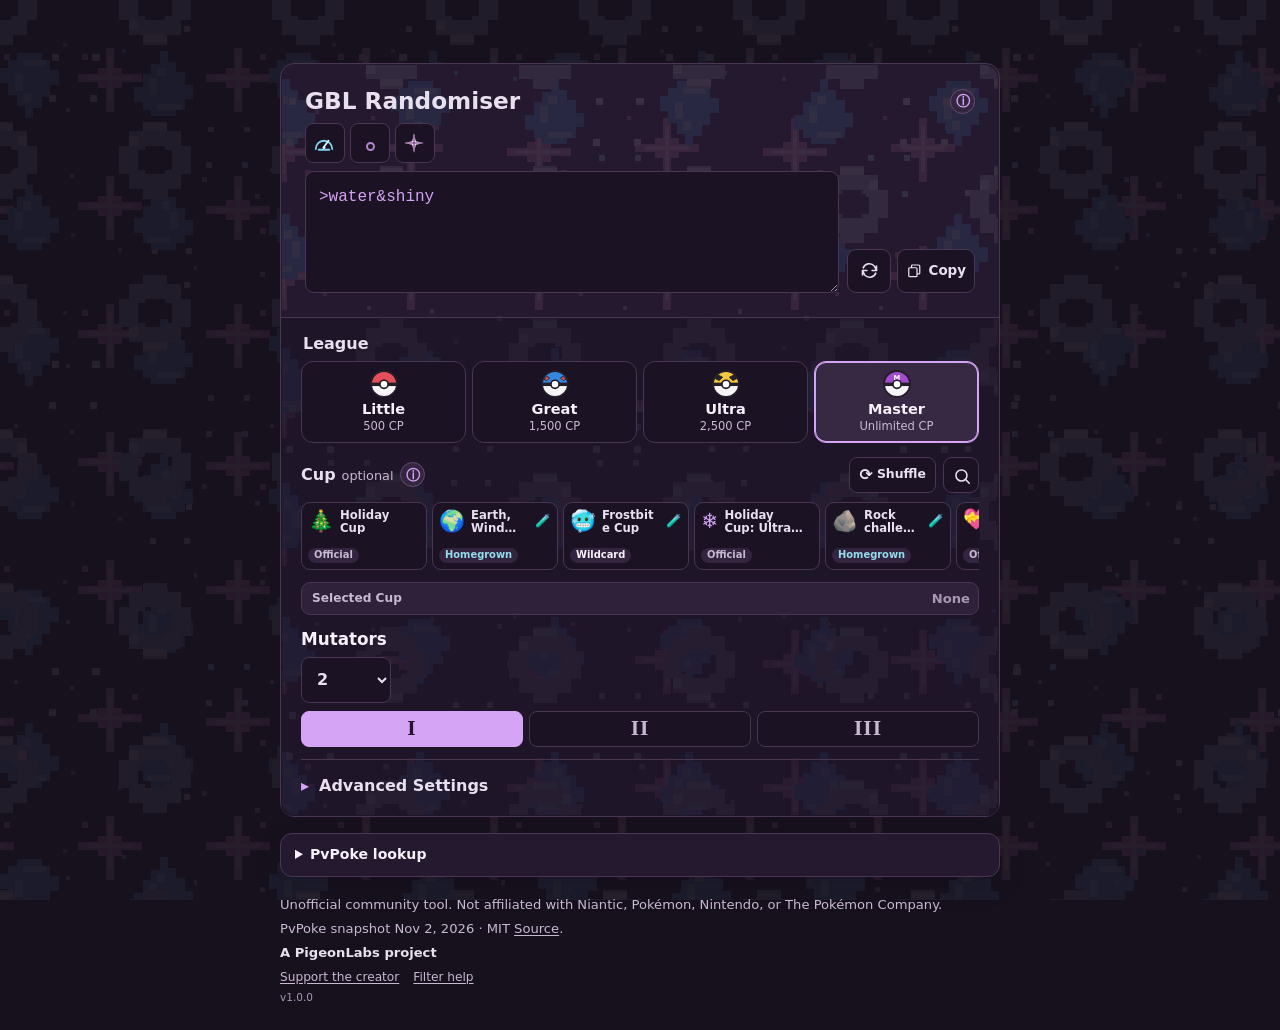
<file: docs/index.html>
<!doctype html>
<html lang="en">
<head>
  <meta charset="utf-8">
  <meta name="viewport" content="width=device-width, initial-scale=1">
  <meta name="theme-color" content="#17111e">
  <meta name="description" content="Generate a fun Pokémon GO Battle League search filter for friend battles.">
  <title>Pokémon GO GBL Randomiser</title>
  <link rel="icon" type="image/svg+xml" href="./static/favicon.svg">
  <link rel="stylesheet" href="./static/css/app.css">
</head>
<body>
  <main class="shell">
    <form id="filter-form" class="generator-panel">
      <section class="result-panel" aria-labelledby="result-title">
        <div class="result-heading">
          <h1 id="result-title" class="result-title">GBL Randomiser</h1>
          <span id="battle-status" class="battle-progress" aria-live="polite" hidden></span>
          <button class="info-trigger" type="button" aria-label="Filter information" aria-haspopup="dialog" aria-expanded="false" aria-controls="filter-info-tooltip" aria-describedby="filter-info-tooltip" data-context-tooltip-trigger>
            <span aria-hidden="true">ⓘ</span>
          </button>
          <div id="filter-info-tooltip" class="context-tooltip" role="dialog" aria-labelledby="filter-info-tooltip-title" hidden>
            <h2 id="filter-info-tooltip-title" class="visually-hidden">Using your generated filter</h2>
            <p>Copy this search string and paste it into Pokémon GO to find eligible Pokémon.</p>
          </div>
        </div>
        <ul id="rule-list" class="rule-icon-list" aria-label="Active filter restrictions" aria-live="polite"></ul>
        <label class="visually-hidden" for="search-output">Pokémon GO search string</label>
        <div class="filter-output-row">
          <textarea id="search-output" rows="4" readonly spellcheck="false" wrap="soft" aria-describedby="copy-status"></textarea>
          <div class="filter-actions">
            <button class="icon-action" id="generate-filter" type="submit" aria-label="Generate new filter" data-tooltip="Generate new filter">
              <svg viewBox="0 0 24 24" aria-hidden="true" focusable="false"><path d="M20 7v5h-5M4.8 9a7.5 7.5 0 0 1 12.8-2L20 12M4 17v-5h5m10.2 3a7.5 7.5 0 0 1-12.8 2L4 12"/></svg>
            </button>
            <button class="icon-action copy-action" id="copy-filter" type="button" aria-label="Copy filter" data-tooltip="Copy filter">
              <svg class="copy-icon" viewBox="0 0 24 24" aria-hidden="true" focusable="false"><path d="M8 8V5.5A1.5 1.5 0 0 1 9.5 4h9A1.5 1.5 0 0 1 20 5.5v10a1.5 1.5 0 0 1-1.5 1.5H16M5.5 8h9A1.5 1.5 0 0 1 16 9.5v10a1.5 1.5 0 0 1-1.5 1.5h-9A1.5 1.5 0 0 1 4 19.5v-10A1.5 1.5 0 0 1 5.5 8Z"/></svg>
              <svg class="copy-check-icon" viewBox="0 0 24 24" aria-hidden="true" focusable="false"><path d="m5 12.5 4.5 4.5L19 7.5"/></svg>
              <span class="copy-label">Copy</span>
            </button>
          </div>
        </div>
        <p id="copy-status" class="status" role="status" aria-live="polite"></p>
        <p id="generation-note" class="generation-note" role="status" aria-live="polite"></p>
      </section>

      <div class="controls">
        <fieldset class="league-selector">
          <legend>League</legend>
          <div class="league-grid" role="radiogroup" aria-label="League">
            <label class="league-tile">
              <input type="radio" name="league" value="little">
              <svg class="league-ball ball-poke" viewBox="0 0 44 44" aria-hidden="true"><circle cx="22" cy="22" r="19"/><path class="ball-top" d="M3 22a19 19 0 0 1 38 0H3Z"/><path class="ball-band" d="M3 20h38v5H3z"/><circle class="ball-button" cx="22" cy="22.5" r="6"/></svg>
              <span class="league-name">Little</span><span class="league-limit">500 CP</span>
            </label>
            <label class="league-tile">
              <input type="radio" name="league" value="great">
              <svg class="league-ball ball-great" viewBox="0 0 44 44" aria-hidden="true"><circle cx="22" cy="22" r="19"/><path class="ball-top" d="M3 22a19 19 0 0 1 38 0H3Z"/><path class="ball-band" d="M3 20h38v5H3z"/><circle class="ball-button" cx="22" cy="22.5" r="6"/><path class="ball-detail" d="m10 11 4 2-4 4-4-2zm24 0-4 2 4 4 4-2z"/></svg>
              <span class="league-name">Great</span><span class="league-limit">1,500 CP</span>
            </label>
            <label class="league-tile">
              <input type="radio" name="league" value="ultra">
              <svg class="league-ball ball-ultra" viewBox="0 0 44 44" aria-hidden="true"><circle cx="22" cy="22" r="19"/><path class="ball-top" d="M3 22a19 19 0 0 1 38 0H3Z"/><path class="ball-band" d="M3 20h38v5H3z"/><circle class="ball-button" cx="22" cy="22.5" r="6"/><path class="ball-detail" d="m9 8 8 4-5 5-6-3zm26 0-8 4 5 5 6-3z"/></svg>
              <span class="league-name">Ultra</span><span class="league-limit">2,500 CP</span>
            </label>
            <label class="league-tile">
              <input type="radio" name="league" value="master" checked>
              <svg class="league-ball ball-master" viewBox="0 0 44 44" aria-hidden="true"><circle cx="22" cy="22" r="19"/><path class="ball-top" d="M3 22a19 19 0 0 1 38 0H3Z"/><path class="ball-band" d="M3 20h38v5H3z"/><circle class="ball-button" cx="22" cy="22.5" r="6"/><text x="22" y="16" text-anchor="middle">M</text></svg>
              <span class="league-name">Master</span><span class="league-limit">Unlimited CP</span>
            </label>
          </div>
        </fieldset>

        <div class="control cup-selector" role="group" aria-labelledby="cup-selector-label">
          <div class="label-help-row">
            <span id="cup-selector-label">Cup <small>optional</small></span>
            <button class="info-trigger" type="button" aria-label="Cup eligibility information" aria-haspopup="dialog" aria-expanded="false" aria-controls="cup-info-tooltip" aria-describedby="cup-info-tooltip" data-context-tooltip-trigger>
              <span aria-hidden="true">ⓘ</span>
            </button>
            <button id="cup-shuffle" class="cup-shuffle-button" type="button" aria-label="Shuffle suggested Cups">⟳ <span>Shuffle</span></button>
            <button id="cup-library-open" class="icon-action cup-library-button" type="button" aria-label="Search all Cups" aria-haspopup="dialog" aria-expanded="false" aria-controls="cup-picker-popup" data-tooltip="Browse all Cups">
              <svg viewBox="0 0 24 24" aria-hidden="true" focusable="false"><circle cx="10.8" cy="10.8" r="6.3"/><path d="m15.5 15.5 4.2 4.2"/></svg>
            </button>
            <div id="cup-info-tooltip" class="context-tooltip" role="dialog" aria-labelledby="cup-info-tooltip-title" hidden>
              <h2 id="cup-info-tooltip-title" class="visually-hidden">Cup format and eligibility</h2>
              <p>Cup rules use your selected league. Some restrictions may need a manual check.</p>
              <p>🧪 = unofficial homegrown cup.</p>
              <p id="cup-no-selection-info" hidden>No cup restrictions selected.</p>
            </div>
          </div>
          <div id="cup-tiles" class="cup-tile-row" role="group" aria-label="Suggested Cups"></div>
          <section class="selected-cup-section" aria-labelledby="selected-cup-heading" aria-live="polite">
            <h3 id="selected-cup-heading">Selected Cup</h3>
            <div id="selected-cup-content" class="selected-cup-content">
              <span id="selected-cup-none" class="selected-cup-none">None</span>
              <button id="selected-cup-remove" class="selected-cup-remove" type="button" aria-label="Remove selected Cup" title="Remove selected Cup" hidden>×</button>
            </div>
          </section>
          <div id="cup-format-info" class="cup-format-info" role="status" aria-live="polite"></div>
          <select id="cup-select" name="cup" hidden aria-hidden="true" tabindex="-1">
            <option value="" selected>None — Open League</option>
            <optgroup label="Official GBL formats">
              <option value="halloween">Halloween Cup (Suggested: Great League)</option>
              <option value="mega-halloween">Mega Halloween Cup (Suggested: Great League)</option>
              <option value="jungle">Jungle Cup (Suggested: Great League)</option>
              <option value="fantasy">Fantasy Cup (Suggested: Great League)</option>
              <option value="fantasy-ultra">Fantasy Cup: Ultra League (Suggested: Ultra League)</option>
              <option value="retro">Retro Cup (Suggested: Great League)</option>
              <option value="willpower">Willpower Cup (Suggested: Great League)</option>
              <option value="element">Element Cup (Suggested: Little Cup)</option>
              <option value="fossil">Fossil Cup (Suggested: Great League)</option>
              <option value="holiday">Holiday Cup (Suggested: Great League)</option>
              <option value="holiday-ultra">Holiday Cup: Ultra League (Suggested: Ultra League)</option>
              <option value="love">Love Cup (Suggested: Great League)</option>
              <option value="scroll">Scroll Cup (Suggested: Great League)</option>
            </optgroup>
            <optgroup label="Custom filter presets">
              <option value="rock-challenge">Rock challenge (custom filter; Suggested: Master League)</option>
              <option value="custom">Custom Cup filter…</option>
            </optgroup>
          </select>
          <div id="cup-picker-popup" class="cup-picker-popup" role="dialog" aria-labelledby="cup-picker-title" aria-modal="false" hidden>
            <div class="cup-picker-header">
              <h2 id="cup-picker-title">Browse Cups</h2>
              <button id="cup-picker-close" class="cup-picker-close" type="button" aria-label="Close Cup picker">×</button>
            </div>
            <label class="visually-hidden" for="cup-picker-search">Search Cups</label>
            <input id="cup-picker-search" class="cup-picker-search" type="search" autocomplete="off" placeholder="Search Cups">
            <div id="cup-picker-results" class="cup-picker-results">
              <section id="official-cup-group" class="cup-picker-group" aria-labelledby="official-cup-heading">
                <h3 id="official-cup-heading">Official Cups</h3>
                <div id="official-cup-options" class="cup-picker-options"></div>
              </section>
              <section id="custom-cup-group" class="cup-picker-group" aria-labelledby="custom-cup-heading">
                <h3 id="custom-cup-heading">Custom Cups</h3>
                <div id="custom-cup-options" class="cup-picker-options"></div>
              </section>
            </div>
            <p id="cup-picker-empty" class="cup-picker-empty" role="status" aria-live="polite" hidden>No Cups match that search.</p>
          </div>
          <p id="cup-format-error" class="cup-format-error" role="status" aria-live="polite" hidden></p>
        </div>

        <div class="mutator-section">
          <div class="mutator-options">
            <div class="label-help-row mutator-heading-row">
              <h2>Mutators</h2>
              <div id="mutator-toggle-group" class="mutator-toggle-group" hidden>
                <label class="include-mutators-control" for="include-mutators">
                  <input id="include-mutators" name="include-mutators" type="checkbox" aria-describedby="include-mutators-tooltip">
                  <span>Include mutators</span>
                </label>
                <button class="info-trigger" type="button" aria-label="Mutator options information" aria-haspopup="dialog" aria-expanded="false" aria-controls="include-mutators-tooltip" aria-describedby="include-mutators-tooltip" data-context-tooltip-trigger>
                  <span aria-hidden="true">ⓘ</span>
                </button>
                <div id="include-mutators-tooltip" class="context-tooltip" role="dialog" aria-labelledby="include-mutators-tooltip-title" hidden>
                  <h2 id="include-mutators-tooltip-title" class="visually-hidden">Include mutators</h2>
                  <p>With a Cup selected, leave this unchecked to use only the selected League CP limit and the Cup's static restrictions. Random mutators are omitted, and their settings are hidden.</p>
                  <p>Check it to restore random mutator generation. Open League keeps the existing randomiser active even when this box is unchecked. Its state is preserved when you change Cups or Leagues.</p>
                </div>
              </div>
            </div>
          </div>

          <div id="mutator-settings" class="mutator-settings">
            <div class="control-grid">
              <label class="control" for="mutator-count">
                <span class="visually-hidden">Mutators</span>
                <select id="mutator-count" name="count">
                  <option value="1">1</option>
                  <option value="2" selected>2</option>
                  <option value="3">3</option>
                  <option value="4">4</option>
                  <option value="5">5</option>
                  <option value="6">6</option>
                </select>
              </label>
            </div>

            <fieldset class="randomness-control">
              <legend class="visually-hidden">Randomness</legend>
              <div class="choice-row" role="radiogroup" aria-label="Randomness profile">
                <label class="choice randomness-choice" data-tooltip="Chill"><input id="randomness-chill" type="radio" name="randomness" value="chill" aria-label="Chill" checked><span class="randomness-icon" aria-hidden="true">I</span></label>
                <label class="choice randomness-choice" data-tooltip="Spicy"><input id="randomness-spicy" type="radio" name="randomness" value="spicy" aria-label="Spicy"><span class="randomness-icon" aria-hidden="true">II</span></label>
                <label class="choice randomness-choice" data-tooltip="Chaos"><input id="randomness-chaos" type="radio" name="randomness" value="chaos" aria-label="Chaos"><span class="randomness-icon" aria-hidden="true">III</span></label>
              </div>
            </fieldset>
          </div>
        </div>

        <details id="advanced-settings" class="advanced-settings">
          <summary>
            <span>Advanced Settings</span>
            <span id="custom-badge" class="customised" hidden>Customised</span>
          </summary>
          <div class="advanced-content">
            <div id="mutator-advanced-settings" class="mutator-advanced-settings">
              <fieldset class="type-leaning-fieldset">
                <legend class="type-leaning-legend">Type Leaning
                  <button class="info-trigger" type="button" aria-label="Type Leaning information" aria-haspopup="dialog" aria-expanded="false" aria-controls="type-leaning-tooltip" aria-describedby="type-leaning-tooltip" data-context-tooltip-trigger><span aria-hidden="true">ⓘ</span></button>
                </legend>
                <div id="type-leaning-tooltip" class="context-tooltip" role="dialog" aria-labelledby="type-leaning-tooltip-title" hidden>
                  <h2 id="type-leaning-tooltip-title" class="visually-hidden">Type Leaning</h2>
                  <p>Favour selected types without making them mandatory.</p>
                </div>
                <div id="type-leaning-types" class="type-leaning-types">
                  <div id="type-leaning-chips" class="type-leaning-chips" aria-live="polite"></div>
                  <label class="visually-hidden" for="type-leaning-add">Add a preferred type</label>
                  <select id="type-leaning-add" aria-describedby="type-leaning-tooltip">
                    <option value="">+ Add type</option>
                  </select>
                </div>
              </fieldset>

              <fieldset class="family-fieldset">
                <legend class="family-fieldset-legend">Rule families
                  <button class="info-trigger family-info-trigger" type="button" aria-label="Rule family likelihood information" aria-haspopup="dialog" aria-expanded="false" aria-controls="family-guidance-tooltip" aria-describedby="family-guidance-tooltip" data-context-tooltip-trigger>
                    <span aria-hidden="true">ⓘ</span>
                  </button>
                </legend>
                <div id="family-guidance-tooltip" class="context-tooltip" role="dialog" aria-labelledby="family-guidance-tooltip-title" hidden>
                  <h2 id="family-guidance-tooltip-title" class="visually-hidden">Rule family likelihood</h2>
                  <p>Higher likelihood makes a family more likely to be selected.</p>
                </div>
                <div id="primary-family-controls" class="family-grid"></div>
              </fieldset>

              <details class="additional-families">
                <summary>Additional Rule Families</summary>
                <div class="additional-family-options">
                  <label class="additional-family-toggle" for="additional-families-enabled">
                    <input id="additional-families-enabled" type="checkbox" aria-describedby="additional-family-warning">
                    <span>Enable additional rule families</span>
                  </label>
                  <span id="additional-family-state" class="additional-family-state" aria-live="polite">Not participating</span>
                </div>
                <p id="additional-family-warning" class="additional-family-warning" hidden>These rules can create very restrictive or occasionally unusable filter combinations. Test generated filters before relying on them.</p>
                <div id="additional-family-controls" class="family-grid additional-family-controls is-opted-out"></div>
              </details>

              <button id="reset-advanced" class="button button-secondary reset-button" type="button">Reset rule settings</button>
            </div>

            <details class="cup-settings">
              <summary>More Cup settings</summary>
              <fieldset id="cup-settings-fields" class="cup-settings-fields">
                <div class="cup-controls-grid">
                  <label class="control" for="battle-target">
                    <span>Battle target <small>optional</small></span>
                    <input id="battle-target" name="battle-target" type="number" min="1" max="99" inputmode="numeric" placeholder="No limit">
                  </label>

                </div>

                <fieldset id="cup-locks" class="cup-locks" disabled>
                  <legend>Let the Cup filter handle</legend>
                  <label><input id="cup-lock-types" type="checkbox"><span>Pokémon types</span></label>
                  <label><input id="cup-lock-moves" type="checkbox"><span>Move types</span></label>
                  <p id="cup-lock-note">Choose any overlapping rule families to pause while this Cup filter is active.</p>
                </fieldset>
              </fieldset>
            </details>
          </div>
        </details>
      </div>
    </form>

    <dialog id="custom-cup-editor" class="custom-cup-editor" aria-labelledby="custom-cup-editor-title">
      <form method="dialog" class="custom-cup-editor-form">
        <div class="custom-cup-editor-heading">
          <div>
            <h2 id="custom-cup-editor-title">Custom Cup editor</h2>
            <p>Build and preview your own eligibility filter.</p>
          </div>
          <button id="custom-cup-editor-close" class="cup-picker-close" type="submit" value="cancel" aria-label="Close Custom Cup editor">×</button>
        </div>
        <label class="control cup-prefix-control" for="cup-prefix">
          <span>Cup search prefix</span>
          <input id="cup-prefix" name="cup-prefix" type="text" autocomplete="off" spellcheck="false" placeholder="e.g. rock&!@rock">
          <small id="cup-prefix-help">Your League sets the CP limit. Some eligibility rules may need a manual check.</small>
        </label>
        <section class="additional-rules" aria-labelledby="additional-rules-title">
          <div class="label-help-row additional-rules-heading">
            <h3 id="additional-rules-title">Additional Rules</h3>
            <button class="info-trigger" type="button" aria-label="Additional Rules information" aria-haspopup="dialog" aria-expanded="false" aria-controls="additional-rules-tooltip" aria-describedby="additional-rules-tooltip" data-context-tooltip-trigger><span aria-hidden="true">ⓘ</span></button>
            <div id="additional-rules-tooltip" class="context-tooltip" role="dialog" aria-labelledby="additional-rules-tooltip-title" hidden>
              <h2 id="additional-rules-tooltip-title" class="visually-hidden">Additional Rules help</h2>
              <p>Exclude Pokémon by name or Pokédex number, or add a Pokémon GO search term as a removable rule chip.</p>
            </div>
          </div>
          <label class="visually-hidden" for="additional-rule-input">Search Pokémon or enter a rule</label>
          <div class="rule-composer">
            <input id="additional-rule-input" type="text" role="combobox" aria-autocomplete="list" aria-expanded="false" aria-controls="additional-rule-suggestions" autocomplete="off" spellcheck="false" placeholder="Pokémon name, Pokédex number, or search rule">
            <button id="add-additional-rule" class="button button-secondary add-rule-button" type="button" aria-label="Add rule">+</button>
          </div>
          <div id="additional-rule-suggestions" class="rule-suggestions" role="listbox" aria-label="Pokémon suggestions" hidden></div>
          <p id="additional-rule-status" class="status" role="status" aria-live="polite"></p>
          <div id="additional-rule-chips" class="additional-rule-chips" role="list" aria-label="Additional rule chips"></div>
          <div class="control advanced-expression-control">
            <div class="label-help-row">
              <label for="extra-filter">Custom Search Expression</label>
              <button class="info-trigger" type="button" aria-label="Search syntax and precedence information" aria-haspopup="dialog" aria-expanded="false" aria-controls="raw-expression-tooltip" aria-describedby="raw-expression-tooltip" data-context-tooltip-trigger><span aria-hidden="true">ⓘ</span></button>
              <div id="raw-expression-tooltip" class="context-tooltip" role="dialog" aria-labelledby="raw-expression-tooltip-title" hidden>
                <h2 id="raw-expression-tooltip-title" class="visually-hidden">Pokémon GO search syntax</h2>
                <p>Use <code>&amp;</code> for AND, commas for OR, and <code>!</code> to exclude a term.</p>
                <p>Example: <code>!shadow&amp;@water</code> or <code>fire,water</code>. AND/OR grouping is preserved when combined.</p>
              </div>
            </div>
            <input id="extra-filter" name="extra-filter" type="text" autocomplete="off" spellcheck="false" placeholder="e.g. !shadow&@water">
          </div>
          <p id="advanced-expression-status" class="status" role="status" aria-live="polite"></p>
          <p class="additional-preview-label">Custom Cup preview</p>
          <output id="additional-filter-preview" class="additional-filter-preview" aria-live="polite"></output>
        </section>
        <p id="custom-cup-editor-error" class="status" role="alert" aria-live="assertive"></p>
        <div class="custom-cup-editor-actions">
          <button id="custom-cup-cancel" class="button button-secondary" type="submit" value="cancel">Cancel</button>
          <button id="custom-cup-apply" class="button button-primary" type="button">Apply Custom Cup</button>
        </div>
      </form>
    </dialog>

    <details id="pvpoke-browser" class="pvpoke-browser">
      <summary>PvPoke lookup</summary>
      <div class="pvpoke-browser-content">
        <label class="control pvpoke-search-control" for="pvpoke-search">
          <span>Pokémon, move, type, or Great League rank</span>
          <input id="pvpoke-search" type="search" autocomplete="off" placeholder="e.g. #100, Altaria, Dragon Breath">
        </label>
        <ul id="pvpoke-results" class="pvpoke-results" aria-live="polite"></ul>
      </div>
    </details>

    <footer>
      <p>Unofficial community tool. Not affiliated with Niantic, Pokémon, Nintendo, or The Pokémon Company.</p>
      <p class="pvpoke-attribution"><span id="pvpoke-snapshot-label">PvPoke snapshot bundled under MIT.</span> <a href="https://github.com/pvpoke/pvpoke" target="_blank" rel="noopener noreferrer">Source</a>.</p>
      <p class="attribution">A PigeonLabs project</p>
      <nav class="footer-links" aria-label="Support and help">
        <a href="https://ko-fi.com/pigeonlabs" target="_blank" rel="noopener noreferrer">Support the creator</a>
        <a href="https://niantic.helpshift.com/hc/en/6-pokemon-go/faq/1486-searching-filtering-your-pokemon-inventory/" target="_blank" rel="noopener noreferrer">Filter help</a>
      </nav>
      <p class="site-version">v1.0.0</p>
    </footer>
  </main>

  <script src="./static/js/rule-data.js"></script>
  <script src="./static/js/species-data.js"></script>
  <script src="./static/js/cup-data.js"></script>
  <script src="./static/js/generator-utils.js"></script>
  <script src="./static/js/cup-discovery.js"></script>
  <script src="./static/js/pvpoke-data.js"></script>
  <script src="./static/js/app.js"></script>
</body>
</html>
</file>
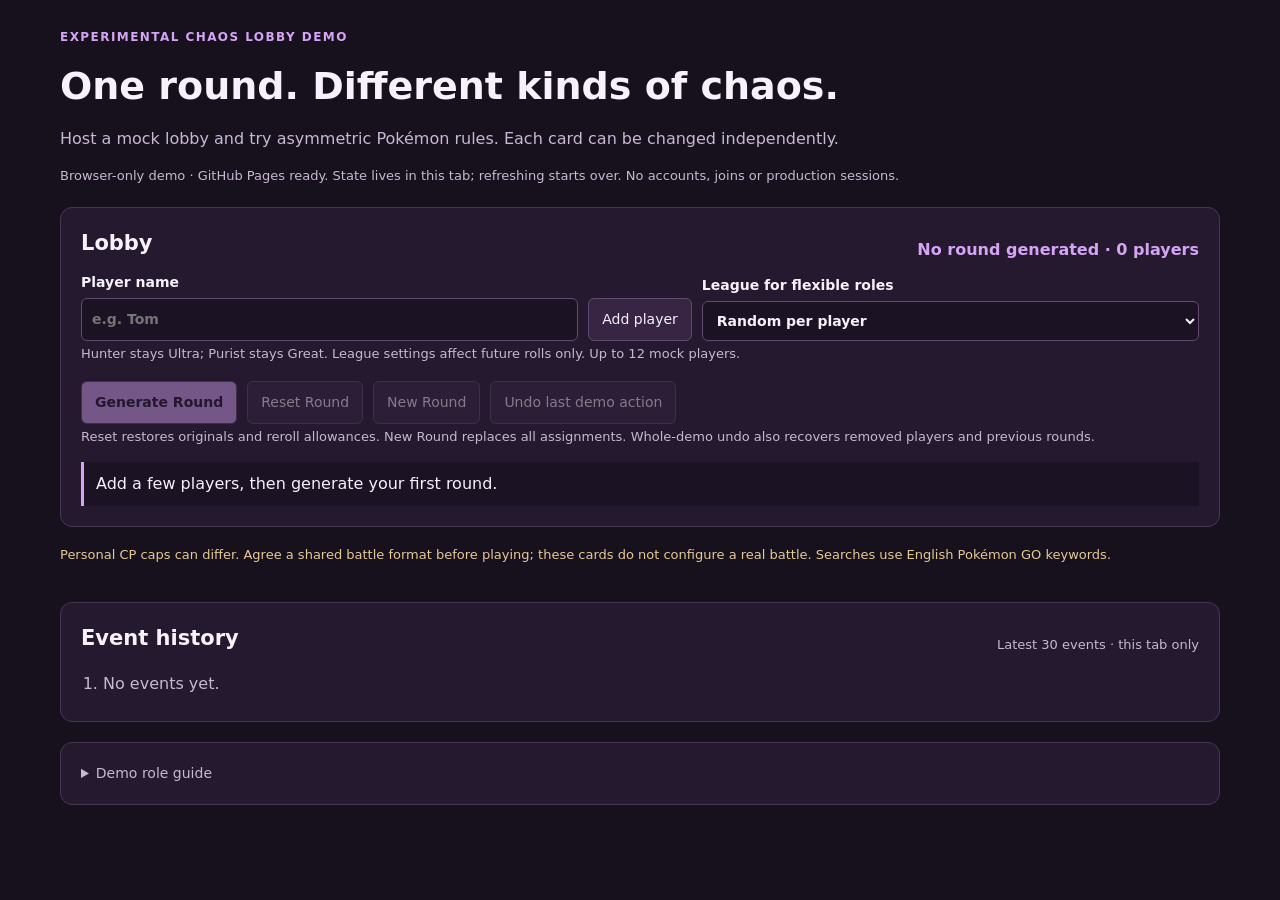
<file: experiments/chaos-lobby-demo/index.html>
<!doctype html>
<html lang="en">
<head>
  <meta charset="utf-8">
  <meta name="viewport" content="width=device-width, initial-scale=1">
  <meta http-equiv="refresh" content="0; url=templates/chaos_demo.html">
  <title>Experimental Chaos Lobby Demo</title>
  <style>body { color:#f7f1fb; background:#17111e; font:16px/1.5 system-ui,sans-serif; padding:24px; } a { color:#d5a4f4; }</style>
</head>
<body>
  <p>EXPERIMENTAL CHAOS LOBBY DEMO</p>
  <p><a href="templates/chaos_demo.html">Open the browser-only Chaos Lobby demo</a></p>
</body>
</html>
</file>
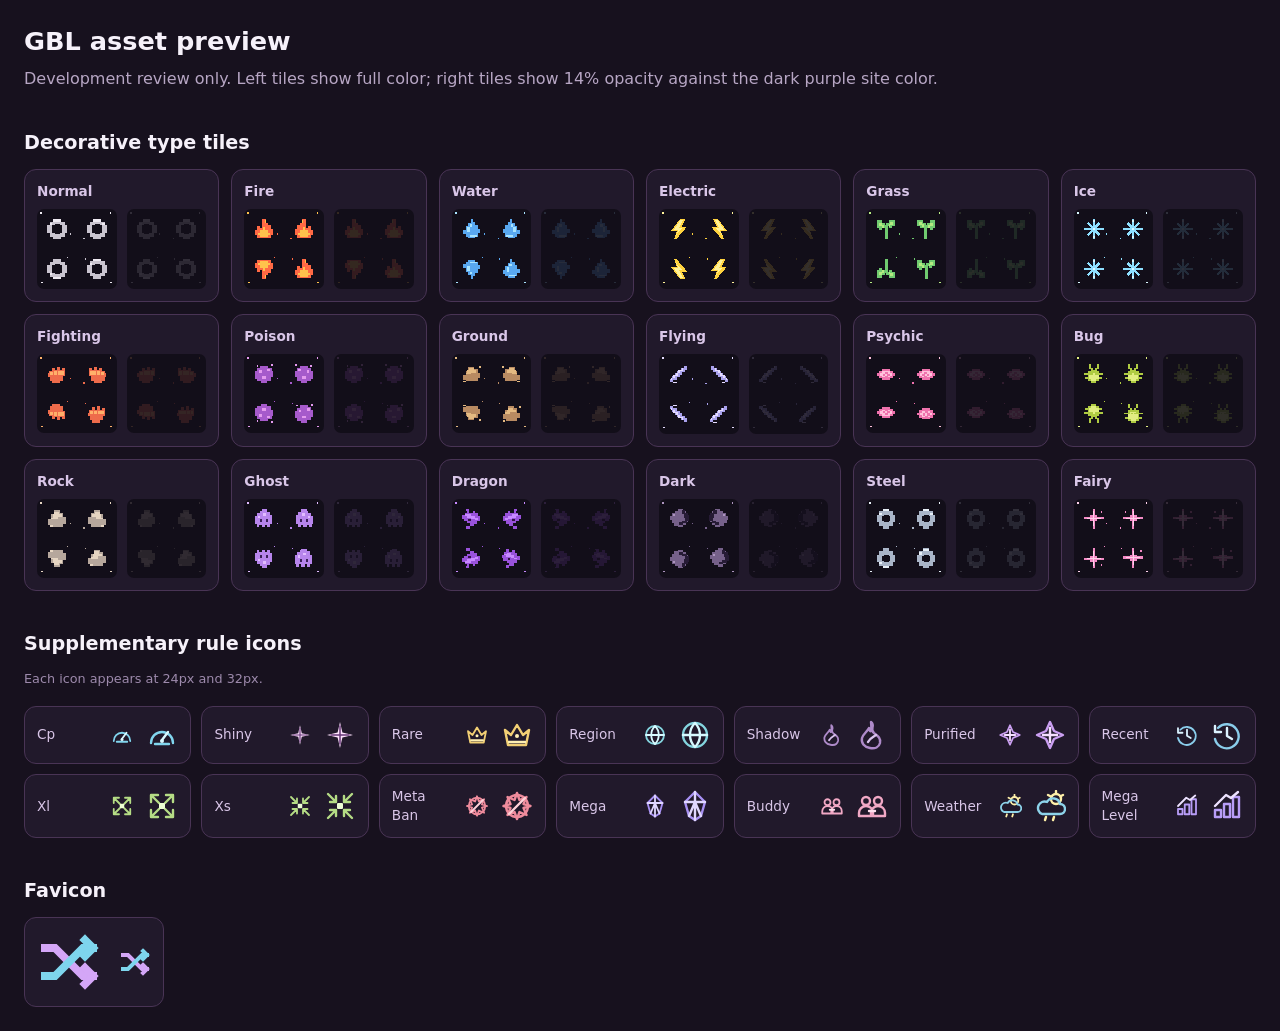
<file: tools/asset-preview.html>
<!doctype html>
<html lang="en"><head><meta charset="utf-8"><meta name="viewport" content="width=device-width,initial-scale=1"><title>GBL visual assets · development preview</title>
<style>
:root{color-scheme:dark;font:16px/1.4 system-ui,sans-serif;background:#17111e;color:#f6f1fa}
*{box-sizing:border-box}body{max-width:1400px;margin:auto;padding:24px}h1{font-size:1.6rem;margin:0 0 8px}h2{margin:40px 0 12px;font-size:1.2rem}h3{font-size:.85rem;font-weight:600;margin:0 0 8px;color:#d9c6e8}p{color:#b7a6c4;margin:0 0 18px}.grid{display:grid;grid-template-columns:repeat(auto-fill,minmax(180px,1fr));gap:12px}.type-card,.rule-card,.favicon-card{background:#21192b;border:1px solid #493455;border-radius:12px;padding:12px}.tile-pair{display:flex;gap:10px}.tile{display:grid;place-items:center;width:50%;aspect-ratio:1;background:#120e19;border-radius:7px}.tile img{display:block;width:100%;height:100%;object-fit:contain}.tile.muted img{opacity:.14}.rule-grid{display:grid;grid-template-columns:repeat(auto-fill,minmax(160px,1fr));gap:10px}.rule-card{display:flex;align-items:center;gap:12px;min-height:58px}.rule-name{flex:1;font-size:.85rem;color:#d9c6e8}.favicon-card{display:inline-flex;align-items:center;gap:18px}.favicon-card img{image-rendering:pixelated}.hint{font-size:.8rem;color:#9d8aac}
</style></head><body><h1>GBL asset preview</h1><p>Development review only. Left tiles show full color; right tiles show 14% opacity against the dark purple site color.</p><h2>Decorative type tiles</h2><div class="grid"><article class="type-card"><h3>Normal</h3><div class="tile-pair"><div class="tile"><img src="../static/background/types/normal.svg" alt="normal tile"></div><div class="tile muted"><img src="../static/background/types/normal.svg" alt="normal tile at low opacity"></div></div></article><article class="type-card"><h3>Fire</h3><div class="tile-pair"><div class="tile"><img src="../static/background/types/fire.svg" alt="fire tile"></div><div class="tile muted"><img src="../static/background/types/fire.svg" alt="fire tile at low opacity"></div></div></article><article class="type-card"><h3>Water</h3><div class="tile-pair"><div class="tile"><img src="../static/background/types/water.svg" alt="water tile"></div><div class="tile muted"><img src="../static/background/types/water.svg" alt="water tile at low opacity"></div></div></article><article class="type-card"><h3>Electric</h3><div class="tile-pair"><div class="tile"><img src="../static/background/types/electric.svg" alt="electric tile"></div><div class="tile muted"><img src="../static/background/types/electric.svg" alt="electric tile at low opacity"></div></div></article><article class="type-card"><h3>Grass</h3><div class="tile-pair"><div class="tile"><img src="../static/background/types/grass.svg" alt="grass tile"></div><div class="tile muted"><img src="../static/background/types/grass.svg" alt="grass tile at low opacity"></div></div></article><article class="type-card"><h3>Ice</h3><div class="tile-pair"><div class="tile"><img src="../static/background/types/ice.svg" alt="ice tile"></div><div class="tile muted"><img src="../static/background/types/ice.svg" alt="ice tile at low opacity"></div></div></article><article class="type-card"><h3>Fighting</h3><div class="tile-pair"><div class="tile"><img src="../static/background/types/fighting.svg" alt="fighting tile"></div><div class="tile muted"><img src="../static/background/types/fighting.svg" alt="fighting tile at low opacity"></div></div></article><article class="type-card"><h3>Poison</h3><div class="tile-pair"><div class="tile"><img src="../static/background/types/poison.svg" alt="poison tile"></div><div class="tile muted"><img src="../static/background/types/poison.svg" alt="poison tile at low opacity"></div></div></article><article class="type-card"><h3>Ground</h3><div class="tile-pair"><div class="tile"><img src="../static/background/types/ground.svg" alt="ground tile"></div><div class="tile muted"><img src="../static/background/types/ground.svg" alt="ground tile at low opacity"></div></div></article><article class="type-card"><h3>Flying</h3><div class="tile-pair"><div class="tile"><img src="../static/background/types/flying.svg" alt="flying tile"></div><div class="tile muted"><img src="../static/background/types/flying.svg" alt="flying tile at low opacity"></div></div></article><article class="type-card"><h3>Psychic</h3><div class="tile-pair"><div class="tile"><img src="../static/background/types/psychic.svg" alt="psychic tile"></div><div class="tile muted"><img src="../static/background/types/psychic.svg" alt="psychic tile at low opacity"></div></div></article><article class="type-card"><h3>Bug</h3><div class="tile-pair"><div class="tile"><img src="../static/background/types/bug.svg" alt="bug tile"></div><div class="tile muted"><img src="../static/background/types/bug.svg" alt="bug tile at low opacity"></div></div></article><article class="type-card"><h3>Rock</h3><div class="tile-pair"><div class="tile"><img src="../static/background/types/rock.svg" alt="rock tile"></div><div class="tile muted"><img src="../static/background/types/rock.svg" alt="rock tile at low opacity"></div></div></article><article class="type-card"><h3>Ghost</h3><div class="tile-pair"><div class="tile"><img src="../static/background/types/ghost.svg" alt="ghost tile"></div><div class="tile muted"><img src="../static/background/types/ghost.svg" alt="ghost tile at low opacity"></div></div></article><article class="type-card"><h3>Dragon</h3><div class="tile-pair"><div class="tile"><img src="../static/background/types/dragon.svg" alt="dragon tile"></div><div class="tile muted"><img src="../static/background/types/dragon.svg" alt="dragon tile at low opacity"></div></div></article><article class="type-card"><h3>Dark</h3><div class="tile-pair"><div class="tile"><img src="../static/background/types/dark.svg" alt="dark tile"></div><div class="tile muted"><img src="../static/background/types/dark.svg" alt="dark tile at low opacity"></div></div></article><article class="type-card"><h3>Steel</h3><div class="tile-pair"><div class="tile"><img src="../static/background/types/steel.svg" alt="steel tile"></div><div class="tile muted"><img src="../static/background/types/steel.svg" alt="steel tile at low opacity"></div></div></article><article class="type-card"><h3>Fairy</h3><div class="tile-pair"><div class="tile"><img src="../static/background/types/fairy.svg" alt="fairy tile"></div><div class="tile muted"><img src="../static/background/types/fairy.svg" alt="fairy tile at low opacity"></div></div></article></div><h2>Supplementary rule icons</h2><p class="hint">Each icon appears at 24px and 32px.</p><div class="rule-grid"><article class="rule-card"><span class="rule-name">Cp</span><img width="24" height="24" src="../static/icons/rules/cp.svg" alt=""><img width="32" height="32" src="../static/icons/rules/cp.svg" alt=""></article><article class="rule-card"><span class="rule-name">Shiny</span><img width="24" height="24" src="../static/icons/rules/shiny.svg" alt=""><img width="32" height="32" src="../static/icons/rules/shiny.svg" alt=""></article><article class="rule-card"><span class="rule-name">Rare</span><img width="24" height="24" src="../static/icons/rules/rare.svg" alt=""><img width="32" height="32" src="../static/icons/rules/rare.svg" alt=""></article><article class="rule-card"><span class="rule-name">Region</span><img width="24" height="24" src="../static/icons/rules/region.svg" alt=""><img width="32" height="32" src="../static/icons/rules/region.svg" alt=""></article><article class="rule-card"><span class="rule-name">Shadow</span><img width="24" height="24" src="../static/icons/rules/shadow.svg" alt=""><img width="32" height="32" src="../static/icons/rules/shadow.svg" alt=""></article><article class="rule-card"><span class="rule-name">Purified</span><img width="24" height="24" src="../static/icons/rules/purified.svg" alt=""><img width="32" height="32" src="../static/icons/rules/purified.svg" alt=""></article><article class="rule-card"><span class="rule-name">Recent</span><img width="24" height="24" src="../static/icons/rules/recent.svg" alt=""><img width="32" height="32" src="../static/icons/rules/recent.svg" alt=""></article><article class="rule-card"><span class="rule-name">Xl</span><img width="24" height="24" src="../static/icons/rules/xl.svg" alt=""><img width="32" height="32" src="../static/icons/rules/xl.svg" alt=""></article><article class="rule-card"><span class="rule-name">Xs</span><img width="24" height="24" src="../static/icons/rules/xs.svg" alt=""><img width="32" height="32" src="../static/icons/rules/xs.svg" alt=""></article><article class="rule-card"><span class="rule-name">Meta Ban</span><img width="24" height="24" src="../static/icons/rules/meta-ban.svg" alt=""><img width="32" height="32" src="../static/icons/rules/meta-ban.svg" alt=""></article><article class="rule-card"><span class="rule-name">Mega</span><img width="24" height="24" src="../static/icons/rules/mega.svg" alt=""><img width="32" height="32" src="../static/icons/rules/mega.svg" alt=""></article><article class="rule-card"><span class="rule-name">Buddy</span><img width="24" height="24" src="../static/icons/rules/buddy.svg" alt=""><img width="32" height="32" src="../static/icons/rules/buddy.svg" alt=""></article><article class="rule-card"><span class="rule-name">Weather</span><img width="24" height="24" src="../static/icons/rules/weather.svg" alt=""><img width="32" height="32" src="../static/icons/rules/weather.svg" alt=""></article><article class="rule-card"><span class="rule-name">Mega Level</span><img width="24" height="24" src="../static/icons/rules/mega-level.svg" alt=""><img width="32" height="32" src="../static/icons/rules/mega-level.svg" alt=""></article></div><h2>Favicon</h2><div class="favicon-card"><img src="../static/favicon.svg" width="64" height="64" alt="Favicon enlarged"><img src="../static/favicon.svg" width="32" height="32" alt="Favicon at native size"></div></body></html>
</file>
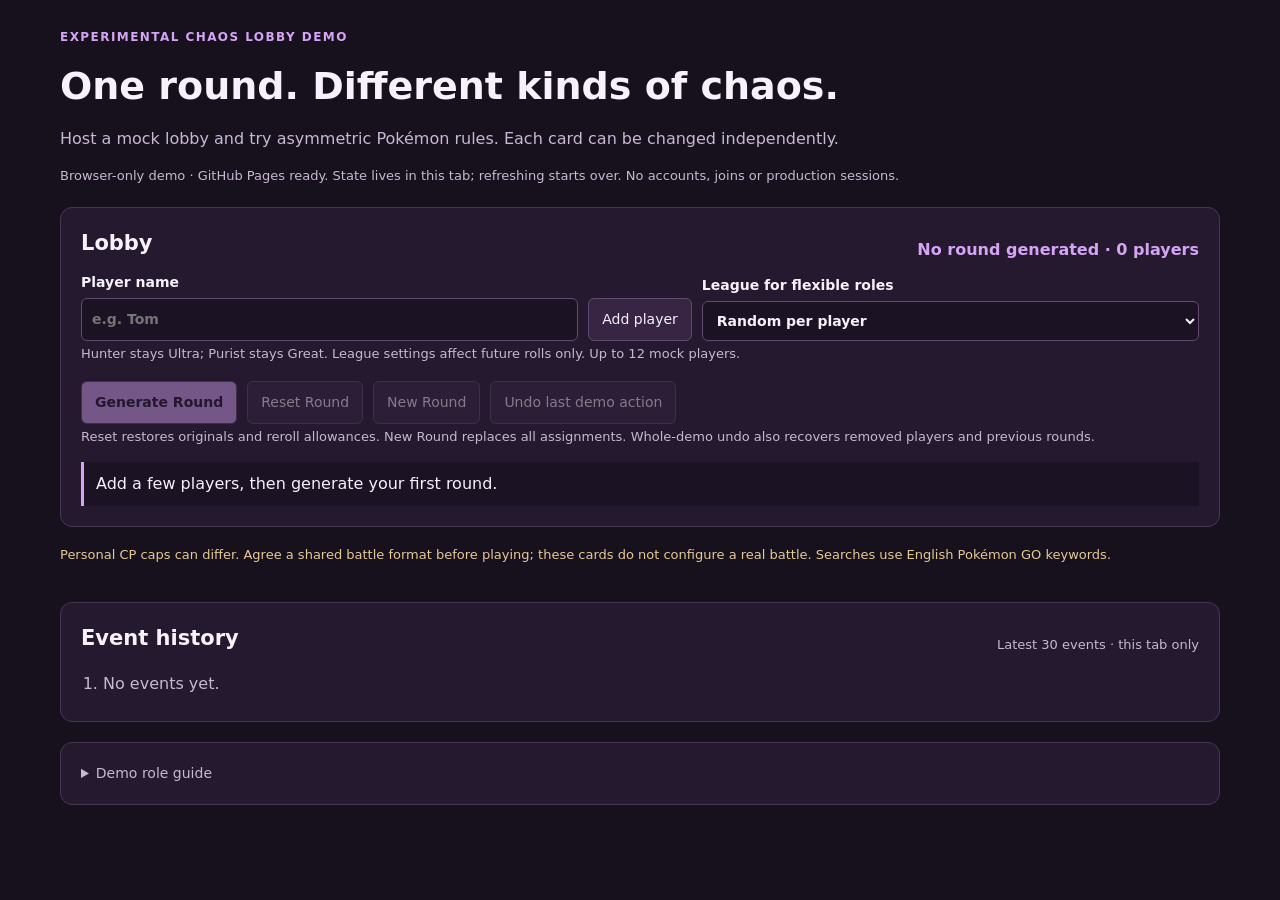
<file: experiments/chaos-lobby-demo/templates/chaos_demo.html>
<!doctype html>
<html lang="en">
<head>
  <meta charset="utf-8">
  <meta name="viewport" content="width=device-width, initial-scale=1">
  <title>Experimental Chaos Lobby Demo</title>
  <style>
    :root { color-scheme: dark; --bg:#17111e; --panel:#24192e; --border:#493653; --text:#f7f1fb; --muted:#c8b8d2; --accent:#d5a4f4; }
    * { box-sizing:border-box; }
    body { margin:0; background:var(--bg); color:var(--text); font:16px/1.5 system-ui,sans-serif; }
    main { max-width:1200px; margin:auto; padding:28px 20px 60px; }
    h1,h2,h3,p { margin:0 0 12px; }
    h1 { font-size:clamp(26px,5vw,38px); } h2 { font-size:21px; } h3 { font-size:19px; }
    .eyebrow { color:var(--accent); font-size:12px; font-weight:800; letter-spacing:.12em; }
    .muted,small { color:var(--muted); } small { font-size:13px; }
    .panel,.player-card { background:var(--panel); border:1px solid var(--border); border-radius:12px; padding:20px; }
    .panel { margin-top:20px; }
    .controls,.card-heading,.actions,.section-heading { display:flex; align-items:center; gap:10px; flex-wrap:wrap; }
    .section-heading,.card-heading { justify-content:space-between; }
    .controls { align-items:end; } .controls label { min-width:210px; flex:1; }
    label { display:block; font-size:14px; font-weight:600; }
    input,select,textarea { display:block; width:100%; background:#1b1224; border:1px solid #624a70; border-radius:6px; color:var(--text); padding:10px; font:inherit; margin-top:5px; }
    textarea { resize:vertical; min-height:86px; }
    button { background:#382544; border:1px solid #624a70; color:var(--text); border-radius:6px; padding:10px 13px; font:inherit; font-size:14px; cursor:pointer; }
    button:hover:enabled { border-color:var(--accent); background:#493154; }
    button.primary { background:var(--accent); color:#24132f; font-weight:700; }
    button:disabled { opacity:.45; cursor:not-allowed; }
    button.quiet { padding:5px 9px; background:transparent; }
    :focus-visible { outline:2px solid #95dced; outline-offset:3px; }
    .round-controls { margin-top:16px; }
    #round-status { color:var(--accent); font-weight:600; }
    #status { margin-top:14px; padding:10px 12px; border-left:3px solid var(--accent); background:#1b1224; }
    #status[data-error="true"],.error { color:#ffb5b5; border-color:#dc8282; }
    .warning { color:#e5ca95; font-size:13px; }
    a { color:var(--accent); }
    .players { display:grid; grid-template-columns:repeat(auto-fit,minmax(min(100%,330px),1fr)); gap:16px; margin-top:18px; }
    .player-card { min-width:0; }
    .badge { display:inline-block; color:var(--accent); font-size:12px; border:1px solid var(--border); padding:3px 7px; border-radius:5px; }
    .role { font-size:23px; font-weight:750; margin:14px 0 3px; }
    .league { color:var(--muted); }
    ul { padding-left:20px; } .rules { min-height:55px; }
    code { display:block; overflow-wrap:anywhere; white-space:pre-wrap; background:#130d19; border-radius:6px; padding:10px; font-size:13px; }
    .search-label { display:flex; justify-content:space-between; align-items:center; margin-bottom:6px; }
    .allowance { margin:14px 0 10px; font-size:14px; }
    .actions { gap:7px; } .actions button { padding:8px 10px; }
    details { border-top:1px solid var(--border); margin-top:16px; padding-top:12px; }
    summary { cursor:pointer; color:var(--muted); font-size:14px; } details p { margin-top:10px; font-size:14px; }
    #event-history { margin:0; padding-left:22px; max-height:260px; overflow:auto; }
    #event-history li { padding:5px 0; } time { color:var(--muted); font-size:12px; margin-right:8px; }
    dialog { width:min(560px,calc(100% - 32px)); max-height:90vh; overflow:auto; color:var(--text); background:var(--panel); border:1px solid #624a70; border-radius:12px; padding:24px; }
    dialog::backdrop { background:#08040bba; } dialog label { margin-top:14px; }
    dialog .actions { margin-top:20px; justify-content:end; }
    #edit-error { margin-top:12px; }
    [hidden] { display:none !important; }
    @media (max-width:550px) { main { padding:20px 12px 40px; } .panel,.player-card { padding:16px; } .controls label { min-width:100%; } }
  </style>
  <script src="../static/chaos_demo_engine.js" defer></script>
  <script src="../static/chaos_demo.js" defer></script>
</head>
<body>
<main>
  <header>
    <p class="eyebrow">EXPERIMENTAL CHAOS LOBBY DEMO</p>
    <h1>One round. Different kinds of chaos.</h1>
    <p class="muted">Host a mock lobby and try asymmetric Pokémon rules. Each card can be changed independently.</p>
    <small>Browser-only demo · GitHub Pages ready. State lives in this tab; refreshing starts over. No accounts, joins or production sessions.</small>
    <p id="server-hint" class="warning" role="alert" style="margin-top:14px">Loading demo controls… If they stay disabled, open this HTML file in a browser with JavaScript enabled. Keep the static folder alongside it. No Flask or backend is needed.</p>
    <noscript><p class="error">This browser-only demo needs JavaScript enabled to add players and generate assignments.</p></noscript>
  </header>
  <section class="panel" aria-labelledby="lobby-heading">
    <div class="section-heading"><h2 id="lobby-heading">Lobby</h2><span id="round-status">No round generated</span></div>
    <form id="add-player-form" class="controls">
      <label>Player name<input id="player-name" maxlength="40" autocomplete="off" placeholder="e.g. Tom" required></label>
      <button id="add-player" type="submit" disabled>Add player</button>
      <label>League for flexible roles
        <select id="flexible-league">
          <option value="random">Random per player</option>
          <option>Great League</option><option>Ultra League</option><option>Master League</option>
        </select>
      </label>
    </form>
    <p><small>Hunter stays Ultra; Purist stays Great. League settings affect future rolls only. Up to 12 mock players.</small></p>
    <div class="controls round-controls">
      <button id="generate-round" class="primary" type="button">Generate Round</button>
      <button id="reset-round" type="button" disabled>Reset Round</button>
      <button id="new-round" type="button" disabled>New Round</button>
      <button id="undo-demo" type="button" disabled>Undo last demo action</button>
    </div>
    <p><small>Reset restores originals and reroll allowances. New Round replaces all assignments. Whole-demo undo also recovers removed players and previous rounds.</small></p>
    <div id="status" role="status" aria-live="polite">Add a few players, then generate your first round.</div>
  </section>
  <p class="warning" style="margin-top:18px">Personal CP caps can differ. Agree a shared battle format before playing; these cards do not configure a real battle. Searches use English Pokémon GO keywords.</p>
  <section aria-label="Player assignments"><div id="players" class="players"></div></section>
  <section class="panel" aria-labelledby="events-heading">
    <div class="section-heading"><h2 id="events-heading">Event history</h2><small>Latest 30 events · this tab only</small></div>
    <ol id="event-history" reversed><li class="muted">No events yet.</li></ol>
  </section>
  <details class="panel"><summary>Demo role guide</summary><div id="role-guide"></div>
    <p class="muted">Player Reroll spends the current allowance; a new role does not refill it. Host Reroll is unlimited recovery. Edit can change the allowance or make it unlimited. Undo restores the assignment and its counters.</p>
  </details>
</main>
<dialog id="edit-dialog" aria-labelledby="edit-title">
  <form id="edit-form">
    <h2 id="edit-title">Edit assignment</h2>
    <p class="muted">Override the current card. The originally generated assignment stays available.</p>
    <label>Role<select id="edit-role"></select></label>
    <label>League<select id="edit-league"><option>Great League</option><option>Ultra League</option><option>Master League</option></select></label>
    <label>Rules (one per line)<textarea id="edit-rules" rows="4" required maxlength="3600"></textarea></label>
    <label>Pokémon GO search / filter<input id="edit-search" maxlength="500" autocomplete="off"></label>
    <label>Total player reroll allowance<input id="edit-limit" type="number" min="0" max="99" step="1" placeholder="Blank = unlimited"></label>
    <small>Blank means unlimited. Rerolls already used still count. Role selection is a label; edit the rules and search to match.</small>
    <div id="edit-error" class="error" role="alert" hidden></div>
    <div class="actions"><button id="edit-cancel" type="button">Cancel</button><button id="edit-save" class="primary" type="submit">Save override</button></div>
  </form>
</dialog>
</body>
</html>
</file>
<file: docs/static/css/app.css>
:root {
  color-scheme: dark;
  --theme-bg-image: none;
  --theme-bg-position: 8% 14%, 76% 24%, 42% 82%;
  --theme-bg-size: clamp(190px, 24vw, 330px) clamp(190px, 24vw, 330px), clamp(170px, 21vw, 295px) clamp(170px, 21vw, 295px), clamp(160px, 20vw, 275px) clamp(160px, 20vw, 275px);
  --theme-bg-opacity: 0.07;
  --bg: #17111e;
  --bg-secondary: #1d1425;
  --panel: #24192e;
  --panel-alt: #1b1224;
  --text-strong: #f7f1fb;
  --text: #e9e0ef;
  --text-muted: #c8b8d2;
  --text-subtle: #aa97b6;
  --border: #493653;
  --border-strong: #624a70;
  --accent: #d5a4f4;
  --accent-hover: #e2baf8;
  --accent-soft: #8964a0;
  --accent-ink: #24132f;
  --focus: #95dced;
  --slider-track: #44334f;
  --slider-fill: #b283d3;
  --slider-thumb: #ead5f7;
  --tooltip-bg: #0c0710;
  --tooltip-text: #fbf7ff;
}

html[data-theme="normal"] {
  --bg: #121311;
  --bg-secondary: #191a17;
  --panel: #1d1f1b;
  --panel-alt: #151713;
  --text-strong: #f4f3eb;
  --text: #e4e3db;
  --text-muted: #b9b8ae;
  --text-subtle: #a09f96;
  --border: #464840;
  --border-strong: #65675d;
  --accent: #b9b7a5;
  --accent-hover: #d0cebc;
  --accent-soft: #777668;
  --accent-ink: #222119;
  --focus: #dedbca;
  --slider-track: #41433d;
  --slider-fill: #a5a28f;
  --slider-thumb: #e1dfd1;
  --tooltip-bg: #090a08;
  --tooltip-text: #f5f4ee;
}

html[data-theme="fire"] {
  --bg: #17100e;
  --bg-secondary: #1c1310;
  --panel: #211512;
  --panel-alt: #190f0d;
  --text-strong: #fff0e8;
  --text: #f0e2db;
  --text-muted: #c7b1a7;
  --text-subtle: #ab968e;
  --border: #59372d;
  --border-strong: #765044;
  --accent: #e69762;
  --accent-hover: #f2aa78;
  --accent-soft: #8c5540;
  --accent-ink: #30180f;
  --focus: #a6d8e6;
  --slider-track: #51352e;
  --slider-fill: #d38254;
  --slider-thumb: #f4bb96;
  --tooltip-bg: #100a08;
  --tooltip-text: #fff4ef;
}

html[data-theme="water"] {
  --bg: #0c1219;
  --bg-secondary: #101821;
  --panel: #101b25;
  --panel-alt: #0d151d;
  --text-strong: #edf5fa;
  --text: #dce8ef;
  --text-muted: #afc1cc;
  --text-subtle: #93a8b5;
  --border: #30495c;
  --border-strong: #496a80;
  --accent: #79b6d8;
  --accent-hover: #91c8e5;
  --accent-soft: #476f89;
  --accent-ink: #102431;
  --focus: #d1d9ff;
  --slider-track: #304858;
  --slider-fill: #66a5c8;
  --slider-thumb: #b1d9eb;
  --tooltip-bg: #070d13;
  --tooltip-text: #f1f7fb;
}

html[data-theme="electric"] {
  --bg: #15140c;
  --bg-secondary: #1b190e;
  --panel: #211f12;
  --panel-alt: #19170d;
  --text-strong: #faf4d9;
  --text: #ebe4c9;
  --text-muted: #c6bd9d;
  --text-subtle: #a99f7e;
  --border: #51491f;
  --border-strong: #75682c;
  --accent: #d8c66b;
  --accent-hover: #ead880;
  --accent-soft: #86783a;
  --accent-ink: #29220b;
  --focus: #9fd7ee;
  --slider-track: #4c4526;
  --slider-fill: #c1ac52;
  --slider-thumb: #f0df91;
  --tooltip-bg: #100f08;
  --tooltip-text: #fffbe8;
}

html[data-theme="grass"] {
  --bg: #0c1511;
  --bg-secondary: #101a15;
  --panel: #101d17;
  --panel-alt: #0d1712;
  --text-strong: #f0f4e9;
  --text: #e2e9de;
  --text-muted: #b6c3b5;
  --text-subtle: #9ba99b;
  --border: #334b3d;
  --border-strong: #52715d;
  --accent: #a8dc75;
  --accent-hover: #bee891;
  --accent-soft: #607f50;
  --accent-ink: #18240e;
  --focus: #9ddff0;
  --slider-track: #384a3e;
  --slider-fill: #90c968;
  --slider-thumb: #d0ecad;
  --tooltip-bg: #080e0b;
  --tooltip-text: #f5f8f2;
}

html[data-theme="ice"] {
  --bg: #0f1519;
  --bg-secondary: #141c21;
  --panel: #192329;
  --panel-alt: #111a1f;
  --text-strong: #f0f6f7;
  --text: #e0ebed;
  --text-muted: #b5c8cc;
  --text-subtle: #98adb2;
  --border: #3b535b;
  --border-strong: #58747d;
  --accent: #9ac8d5;
  --accent-hover: #b3dae3;
  --accent-soft: #648893;
  --accent-ink: #17282d;
  --focus: #e0d8bd;
  --slider-track: #394e54;
  --slider-fill: #80b4c1;
  --slider-thumb: #c4e2e8;
  --tooltip-bg: #090f12;
  --tooltip-text: #f4f9fa;
}

html[data-theme="fighting"] {
  --bg: #17110f;
  --bg-secondary: #1d1512;
  --panel: #241815;
  --panel-alt: #1a120f;
  --text-strong: #fff0e9;
  --text: #f0e1dc;
  --text-muted: #c8b1a9;
  --text-subtle: #ab948d;
  --border: #5a3a32;
  --border-strong: #795247;
  --accent: #df927f;
  --accent-hover: #eba891;
  --accent-soft: #89594c;
  --accent-ink: #321a14;
  --focus: #9cdae5;
  --slider-track: #503832;
  --slider-fill: #c77b68;
  --slider-thumb: #f0b8a9;
  --tooltip-bg: #100a09;
  --tooltip-text: #fff5f1;
}

html[data-theme="poison"] {
  --bg: #151018;
  --bg-secondary: #1b1420;
  --panel: #211827;
  --panel-alt: #18121d;
  --text-strong: #f8effa;
  --text: #e9deec;
  --text-muted: #c3b2c9;
  --text-subtle: #a795b0;
  --border: #4c3855;
  --border-strong: #6e5279;
  --accent: #bc91bf;
  --accent-hover: #d1a8d3;
  --accent-soft: #79577f;
  --accent-ink: #291c2b;
  --focus: #9bd8e8;
  --slider-track: #49374e;
  --slider-fill: #a579aa;
  --slider-thumb: #d9b9dc;
  --tooltip-bg: #0c0810;
  --tooltip-text: #fbf4fc;
}

html[data-theme="ground"] {
  --bg: #17130e;
  --bg-secondary: #1d1811;
  --panel: #241d14;
  --panel-alt: #1a150f;
  --text-strong: #faf1e3;
  --text: #ebe1d1;
  --text-muted: #c8b89f;
  --text-subtle: #aa997f;
  --border: #594936;
  --border-strong: #796448;
  --accent: #d1a36d;
  --accent-hover: #e3b783;
  --accent-soft: #876747;
  --accent-ink: #2b1f11;
  --focus: #a3d9e5;
  --slider-track: #504331;
  --slider-fill: #ba8d5b;
  --slider-thumb: #e9c89f;
  --tooltip-bg: #100c08;
  --tooltip-text: #fff8ee;
}

html[data-theme="flying"] {
  --bg: #10141a;
  --bg-secondary: #151b23;
  --panel: #1b222c;
  --panel-alt: #121922;
  --text-strong: #f0f3fa;
  --text: #e0e6f0;
  --text-muted: #b2bfd1;
  --text-subtle: #95a3b6;
  --border: #3a485c;
  --border-strong: #566b86;
  --accent: #9db4d0;
  --accent-hover: #b4c8df;
  --accent-soft: #657f9e;
  --accent-ink: #1b2735;
  --focus: #d7dbb0;
  --slider-track: #3a4656;
  --slider-fill: #859fbd;
  --slider-thumb: #cad9e8;
  --tooltip-bg: #080c12;
  --tooltip-text: #f6f8fc;
}

html[data-theme="psychic"] {
  --bg: #171019;
  --bg-secondary: #1d1522;
  --panel: #241a2b;
  --panel-alt: #1a1320;
  --text-strong: #fbf0fa;
  --text: #eee0ec;
  --text-muted: #c9b2c8;
  --text-subtle: #ad94ad;
  --border: #583c58;
  --border-strong: #795778;
  --accent: #ca91bc;
  --accent-hover: #dda9d0;
  --accent-soft: #875d81;
  --accent-ink: #2d1b2a;
  --focus: #9ddce8;
  --slider-track: #503851;
  --slider-fill: #b47ba6;
  --slider-thumb: #e5bfdc;
  --tooltip-bg: #100a13;
  --tooltip-text: #fff5fd;
}

html[data-theme="bug"] {
  --bg: #13160d;
  --bg-secondary: #191d11;
  --panel: #202516;
  --panel-alt: #171b10;
  --text-strong: #f3f5e8;
  --text: #e4e8d9;
  --text-muted: #bcc4aa;
  --text-subtle: #a1aa8e;
  --border: #475037;
  --border-strong: #657348;
  --accent: #b4c778;
  --accent-hover: #cad98e;
  --accent-soft: #74834c;
  --accent-ink: #202710;
  --focus: #9ddfe8;
  --slider-track: #414a33;
  --slider-fill: #9caf60;
  --slider-thumb: #d5e29f;
  --tooltip-bg: #0b0f08;
  --tooltip-text: #f8faef;
}

html[data-theme="rock"] {
  --bg: #17130f;
  --bg-secondary: #1d1813;
  --panel: #241e17;
  --panel-alt: #1a1510;
  --text-strong: #faf2e8;
  --text: #ece2d7;
  --text-muted: #c7b9aa;
  --text-subtle: #aa9b8c;
  --border: #594a3a;
  --border-strong: #78634c;
  --accent: #c4a17c;
  --accent-hover: #d8b895;
  --accent-soft: #80674e;
  --accent-ink: #2a2117;
  --focus: #9fd8e5;
  --slider-track: #504438;
  --slider-fill: #ae8d6c;
  --slider-thumb: #e0c4a5;
  --tooltip-bg: #100c08;
  --tooltip-text: #fff8f0;
}

html[data-theme="ghost"] {
  --bg: #121018;
  --bg-secondary: #181420;
  --panel: #1a1623;
  --panel-alt: #14111c;
  --text-strong: #f5f1fa;
  --text: #e6e0ee;
  --text-muted: #bdb1cc;
  --text-subtle: #a296b1;
  --border: #493c59;
  --border-strong: #665477;
  --accent: #ad91cc;
  --accent-hover: #c3aad9;
  --accent-soft: #67547d;
  --accent-ink: #251c31;
  --focus: #8fd9e8;
  --slider-track: #43394e;
  --slider-fill: #987bb8;
  --slider-thumb: #d2c0e4;
  --tooltip-bg: #0b0810;
  --tooltip-text: #faf7ff;
}

html[data-theme="dragon"] {
  --bg: #11111a;
  --bg-secondary: #171724;
  --panel: #1d1d2c;
  --panel-alt: #141420;
  --text-strong: #f2f1fb;
  --text: #e2e1f0;
  --text-muted: #b6b6cc;
  --text-subtle: #999ab3;
  --border: #41415f;
  --border-strong: #5e5e81;
  --accent: #a99bdb;
  --accent-hover: #beb2e8;
  --accent-soft: #6e6394;
  --accent-ink: #211d35;
  --focus: #8cdae9;
  --slider-track: #3d3d57;
  --slider-fill: #9284c3;
  --slider-thumb: #d2c9ed;
  --tooltip-bg: #090911;
  --tooltip-text: #f7f6ff;
}

html[data-theme="dark"] {
  --bg: #101113;
  --bg-secondary: #161719;
  --panel: #1c1e20;
  --panel-alt: #131517;
  --text-strong: #f1f2f4;
  --text: #e0e2e5;
  --text-muted: #b4b7bc;
  --text-subtle: #999da3;
  --border: #414448;
  --border-strong: #60656a;
  --accent: #b0b2bc;
  --accent-hover: #c7c9d0;
  --accent-soft: #70737b;
  --accent-ink: #202226;
  --focus: #93dbe9;
  --slider-track: #404348;
  --slider-fill: #999ca6;
  --slider-thumb: #d6d8dd;
  --tooltip-bg: #08090a;
  --tooltip-text: #f6f7f8;
}

html[data-theme="steel"] {
  --bg: #101416;
  --bg-secondary: #161b1e;
  --panel: #181e21;
  --panel-alt: #12181b;
  --text-strong: #f0f5f5;
  --text: #e0e8e9;
  --text-muted: #b2c0c2;
  --text-subtle: #95a4a6;
  --border: #3f4d52;
  --border-strong: #5d7076;
  --accent: #9fb9bf;
  --accent-hover: #b6ccd1;
  --accent-soft: #62767b;
  --accent-ink: #1c292c;
  --focus: #d9d4ae;
  --slider-track: #3d494d;
  --slider-fill: #88a4aa;
  --slider-thumb: #cfdee0;
  --tooltip-bg: #080c0e;
  --tooltip-text: #f5f9fa;
}

html[data-theme="fairy"] {
  --bg: #171116;
  --bg-secondary: #1d151c;
  --panel: #211820;
  --panel-alt: #191219;
  --text-strong: #fff1f4;
  --text: #f0e2e7;
  --text-muted: #c9b4bd;
  --text-subtle: #ac96a0;
  --border: #593e55;
  --border-strong: #76566f;
  --accent: #d99abe;
  --accent-hover: #e7b0cf;
  --accent-soft: #865e76;
  --accent-ink: #301d29;
  --focus: #9bdeeb;
  --slider-track: #513b4d;
  --slider-fill: #c184a8;
  --slider-thumb: #efc5dc;
  --tooltip-bg: #10090f;
  --tooltip-text: #fff7fa;
}

* { box-sizing: border-box; }

body {
  min-width: 280px;
  min-height: 100vh;
  margin: 0;
  background: var(--bg);
  color: var(--text);
  font-family: system-ui, -apple-system, BlinkMacSystemFont, "Segoe UI", sans-serif;
  line-height: 1.5;
}

button, select, textarea, input { font: inherit; }
body { position: relative; isolation: isolate; }
body::before { position: fixed; z-index: 0; inset: 0; background-image: var(--theme-bg-image); background-repeat: repeat; background-size: var(--theme-bg-size); background-position: var(--theme-bg-position); opacity: var(--theme-bg-opacity); pointer-events: none; content: ""; }
.shell { position: relative; z-index: 1; }

.shell {
  width: min(720px, calc(100% - 32px));
  margin: 0 auto;
  padding: clamp(24px, 7vh, 64px) 0 24px;
}

h1 {
  max-width: 16ch;
  margin: 0;
  font-size: clamp(1.9rem, 6vw, 3rem);
  line-height: 1.08;
}
.generator-panel {
  position: relative;
  isolation: isolate;
  border: 1px solid var(--border);
  border-radius: 14px;
  background: var(--panel);
}
.generator-panel::before {
  position: absolute;
  z-index: 0;
  inset: 1px;
  border-radius: inherit;
  background-image: var(--theme-bg-image);
  background-repeat: repeat;
  background-size: var(--theme-bg-size);
  background-position: var(--theme-bg-position);
  opacity: 0.1;
  pointer-events: none;
  content: "";
}
.generator-panel > * { position: relative; z-index: 1; }
.result-panel { padding: clamp(16px, 4vw, 24px); }
.controls {
  display: grid;
  gap: 12px;
  border-top: 1px solid var(--border);
  background: rgba(27, 18, 36, 0.48);
  padding: 14px clamp(14px, 3vw, 20px) 18px;
}
.result-heading {
  display: flex;
  align-items: center;
  gap: 12px;
  margin-bottom: 8px;
}
.result-title {
  max-width: none;
  margin: 0 auto 0 0;
  font-size: clamp(1.12rem, 2.4vw, 1.45rem);
  line-height: 1.15;
}
.icon-action {
  position: relative; display: inline-grid; flex: 0 0 42px; width: 42px; height: 42px; place-items: center;
  border: 1px solid var(--border); border-radius: 9px; background: var(--panel-alt); color: var(--text); padding: 8px; cursor: pointer;
}
.icon-action svg { width: 21px; height: 21px; fill: none; stroke: currentColor; stroke-width: 1.8; stroke-linecap: round; stroke-linejoin: round; }
.copy-action { display: inline-flex; align-items: center; justify-content: center; gap: 6px; min-width: 78px; }
.copy-action .copy-check-icon { display: none; }
.copy-action.is-copied .copy-icon { display: none; }
.copy-action.is-copied .copy-check-icon { display: block; }
.icon-action:hover { border-color: var(--accent); color: var(--text-strong); }
.icon-action:focus-visible { outline: 3px solid var(--focus); outline-offset: 3px; }
.icon-action::after {
  position: absolute; z-index: 20; top: calc(100% + 7px); right: 0; width: max-content; max-width: min(220px, calc(100vw - 24px));
  border: 1px solid var(--border-strong); border-radius: 6px; background: var(--tooltip-bg); color: var(--tooltip-text);
  padding: 5px 8px; box-shadow: 0 5px 16px rgba(0, 0, 0, 0.35); content: attr(data-tooltip); font-size: 0.76rem; font-weight: 650; line-height: 1.3;
  opacity: 0; pointer-events: none; visibility: hidden;
}
.icon-action:hover::after, .icon-action:focus::after { opacity: 1; visibility: visible; }
h2, h3 { margin: 0; color: var(--text-strong); }
h2 { font-size: 1.2rem; }

#search-output {
  display: block;
  width: 100%;
  min-height: 116px;
  resize: vertical;
  overflow-wrap: anywhere;
  border: 1px solid var(--border);
  border-radius: 9px;
  background: var(--panel-alt);
  color: var(--accent);
  padding: 13px;
  font-family: ui-monospace, SFMono-Regular, Consolas, monospace;
  font-size: 1rem;
  line-height: 1.5;
}
.filter-output-row { display: grid; grid-template-columns: minmax(0, 1fr) auto; align-items: end; gap: 8px; }
.filter-actions { display: flex; align-items: flex-end; gap: 6px; }
.filter-actions .icon-action { width: 44px; height: 44px; flex-basis: 44px; }
.copy-label { font-size: 0.84rem; font-weight: 700; }
.copy-action.is-copied .copy-label { color: var(--accent); }
.status { min-height: 1.4em; margin: 6px 0 0; color: var(--accent); font-size: 0.9rem; }
.status:empty { display: none; }
.generation-note { min-height: 1.4em; margin: 8px 0 0; color: var(--text-muted); font-size: 0.88rem; }
.generation-note:empty { display: none; }
.visual-icon { position: relative; display: inline-grid; flex: 0 0 auto; width: 24px; height: 24px; place-items: center; }
.visual-icon img { display: block; width: 100%; height: 100%; object-fit: contain; }
.visual-icon--missing img { visibility: hidden; }
.visual-icon--missing::before { width: 8px; height: 8px; border-radius: 50%; background: var(--accent); content: ""; }
.visual-indicator { position: absolute; z-index: 1; display: grid; min-width: 12px; height: 12px; place-items: center; border: 1px solid var(--panel); border-radius: 999px; background: var(--accent); color: var(--accent-ink); font-size: 9px; font-weight: 900; line-height: 1; }
.visual-indicator--move { right: -3px; bottom: -2px; }
.visual-indicator--ban { top: -3px; right: -3px; background: #f08b98; color: #30171a; }
.rule-icon-list { display: flex; flex-wrap: wrap; align-items: center; gap: 5px; margin: 0 0 8px; padding: 0; list-style: none; }
.rule-icon-list li { display: block; min-width: 0; }
.rule-tooltip-trigger { display: grid; width: 40px; height: 40px; place-items: center; border: 1px solid var(--border); border-radius: 8px; background: var(--panel-alt); color: var(--text); padding: 5px; cursor: help; }
.rule-tooltip-trigger:hover, .rule-tooltip-trigger[aria-expanded="true"] { border-color: var(--accent); background: color-mix(in srgb, var(--accent) 13%, var(--panel-alt)); }
.rule-tooltip-trigger:focus-visible { outline: 3px solid var(--focus); outline-offset: 2px; }
.rule-visual { display: inline-flex; flex: 0 0 auto; align-items: center; gap: 2px; min-width: 26px; padding-top: 1px; }
.rule-visual .visual-icon { width: 24px; height: 24px; }
.rule-marker { display: block; width: 9px; height: 9px; margin: 7px auto 0; border: 2px solid var(--accent); border-radius: 50%; opacity: 0.8; }
.control-grid { display: grid; grid-template-columns: minmax(0, 1fr); align-items: start; gap: 14px; }
.league-selector { display: grid; gap: 5px; }
.league-selector legend { margin-bottom: 5px; }
.league-grid { display: grid; grid-template-columns: repeat(4, minmax(0, 1fr)); gap: 6px; }
.league-tile {
  position: relative;
  display: grid;
  justify-items: center;
  align-content: center;
  gap: 2px;
  min-width: 0;
  min-height: 82px;
  border: 1px solid var(--border);
  border-radius: 12px;
  background: var(--panel-alt);
  padding: 5px 3px;
  text-align: center;
  cursor: pointer;
}
.league-tile:has(input:checked) { border-color: var(--accent); background: color-mix(in srgb, var(--accent) 15%, var(--panel-alt)); box-shadow: inset 0 0 0 1px var(--accent); }
.league-tile:focus-within { outline: 3px solid var(--focus); outline-offset: 3px; }
.league-tile input { position: absolute; width: 1px; height: 1px; margin: 0; opacity: 0; }
.league-ball { display: block; width: 30px; height: 30px; }
.league-ball > circle:first-child { fill: #f8f5f8; stroke: #241c29; stroke-width: 2.5; }
.league-ball .ball-top { fill: #e54e5b; stroke: #241c29; stroke-width: 2.5; }
.league-ball .ball-band { fill: #241c29; stroke: none; }
.league-ball .ball-button { fill: #fff; stroke: #241c29; stroke-width: 2.5; }
.league-ball .ball-detail { fill: #ef535e; stroke: #241c29; stroke-width: 1.3; }
.league-ball text { fill: #fff; font: 900 10px system-ui, sans-serif; }
.ball-great .ball-top { fill: #3387df; }
.ball-great .ball-detail { fill: #e85258; }
.ball-ultra .ball-top { fill: #f4c83f; }
.ball-ultra .ball-detail { fill: #24212b; }
.ball-master .ball-top { fill: #a34bce; }
.league-name { color: var(--text-strong); font-size: 0.91rem; font-weight: 800; line-height: 1.15; }
.league-limit { color: var(--text-muted); font-size: 0.72rem; font-variant-numeric: tabular-nums; line-height: 1.2; overflow-wrap: anywhere; }
.type-leaning-scope label {
  display: flex;
  align-items: center;
  gap: 8px;
  min-height: 36px;
  color: var(--text);
  font-size: 0.9rem;
  font-weight: 650;
  cursor: pointer;
}
.type-leaning-scope input {
  width: 17px;
  height: 17px;
  flex: 0 0 auto;
  margin: 0;
  accent-color: var(--accent);
}
.type-leaning-scope input:focus-visible { outline: 3px solid var(--focus); outline-offset: 2px; }
.control { display: grid; gap: 7px; font-weight: 700; }
select {
  width: 100%;
  min-height: 46px;
  border: 1px solid var(--border);
  border-radius: 8px;
  background: var(--panel-alt);
  color: var(--text);
  padding: 8px 11px;
}
fieldset { min-width: 0; margin: 0; padding: 0; border: 0; }
legend { margin-bottom: 8px; font-weight: 700; }
.choice-row { display: grid; grid-template-columns: repeat(3, 1fr); gap: 6px; }
.choice { position: relative; display: block; cursor: pointer; }
.choice input { position: absolute; inset: 0; width: 100%; height: 100%; margin: 0; opacity: 0; cursor: pointer; }
.choice span {
  display: grid;
  min-height: 36px;
  place-items: center;
  border: 1px solid var(--border);
  border-radius: 8px;
  background: var(--panel-alt);
  color: var(--text-muted);
  font-weight: 750;
}
.choice input:checked + span { border-color: var(--accent); background: var(--accent); color: var(--accent-ink); }
.choice input:focus-visible + span { outline: 3px solid var(--focus); outline-offset: 3px; }
.randomness-choice::after {
  position: absolute; z-index: 5; bottom: calc(100% + 6px); left: 50%; width: max-content; max-width: calc(100vw - 24px);
  border: 1px solid var(--border-strong); border-radius: 6px; background: var(--tooltip-bg); color: var(--tooltip-text);
  padding: 4px 7px; content: attr(data-tooltip); font-size: 0.76rem; font-weight: 650; line-height: 1.25;
  opacity: 0; pointer-events: none; transform: translateX(-50%); visibility: hidden;
}
.randomness-choice:hover::after, .randomness-choice:focus-within::after { opacity: 1; visibility: visible; }
.randomness-icon { font-family: Georgia, serif; font-size: 1.35rem; font-weight: 700; letter-spacing: 0.04em; line-height: 1; }

.button {
  min-height: 46px;
  border: 1px solid transparent;
  border-radius: 8px;
  padding: 9px 15px;
  font-weight: 800;
  cursor: pointer;
  transition: filter 120ms ease, transform 120ms ease;
}
.button-primary { width: 100%; background: var(--accent); color: var(--accent-ink); }
.button-secondary { flex: 0 0 auto; background: var(--panel-alt); color: var(--text); border-color: var(--border); }
.button:hover { filter: brightness(1.12); }
.button:active { transform: translateY(1px); filter: brightness(0.96); }
.button:focus-visible, select:focus-visible, #search-output:focus-visible {
  outline: 3px solid var(--focus);
  outline-offset: 3px;
}

.advanced-settings {
  border-top: 1px solid var(--border);
  padding-top: 14px;
}
.advanced-settings > summary, .additional-families > summary, .cup-settings > summary {
  display: flex;
  align-items: center;
  gap: 10px;
  color: var(--text);
  font-weight: 750;
  cursor: pointer;
}
.advanced-settings > summary, .additional-families > summary, .cup-settings > summary { list-style: none; }
.advanced-settings > summary::-webkit-details-marker, .additional-families > summary::-webkit-details-marker, .cup-settings > summary::-webkit-details-marker { display: none; }
.advanced-settings > summary::before, .additional-families > summary::before, .cup-settings > summary::before {
  content: "▸";
  color: var(--accent);
  transition: transform 120ms ease;
}
.advanced-settings[open] > summary::before, .additional-families[open] > summary::before, .cup-settings[open] > summary::before { transform: rotate(90deg); }
.advanced-settings > summary:focus-visible, .additional-families > summary:focus-visible, .cup-settings > summary:focus-visible {
  outline: 3px solid var(--focus);
  outline-offset: 4px;
  border-radius: 3px;
}
.customised {
  border: 1px solid var(--border);
  border-radius: 999px;
  padding: 2px 8px;
  color: var(--accent);
  font-size: 0.75rem;
  font-weight: 700;
}
.advanced-content { display: grid; gap: 12px; padding-top: 12px; }
.type-leaning-fieldset { display: grid; gap: 10px; padding-bottom: 16px; border-bottom: 1px solid var(--border); }
.type-leaning-legend { display: flex; align-items: center; gap: 7px; margin-bottom: 0; }
.type-leaning-legend .info-trigger { width: 22px; height: 22px; font-size: 0.76rem; }
.type-leaning-types { display: grid; grid-template-columns: minmax(0, 1fr) minmax(132px, auto); align-items: center; gap: 8px; min-width: 0; }
.type-leaning-chips { display: flex; flex-wrap: wrap; align-items: center; gap: 7px; min-width: 0; }
.type-leaning-chips:empty::before { color: var(--text-subtle); font-size: 0.85rem; content: "No preferred types selected"; }
.type-leaning-chip { display: inline-flex; align-items: center; gap: 5px; min-height: 30px; border: 1px solid var(--border); border-radius: 999px; background: var(--panel-alt); color: var(--text); padding: 2px 4px 2px 9px; font-size: 0.82rem; font-weight: 650; }
.type-leaning-chip button { display: grid; width: 22px; height: 22px; place-items: center; border: 0; border-radius: 50%; background: transparent; color: var(--text-muted); font: inherit; font-size: 1rem; line-height: 1; cursor: pointer; }
.type-leaning-chip button:hover { background: var(--panel); color: var(--text-strong); }
.type-leaning-chip button:focus-visible { outline: 2px solid var(--focus); outline-offset: 1px; }
.type-leaning-types select { min-width: 132px; }
.type-leaning-strength { display: grid; gap: 2px; }
.type-leaning-strength legend, .type-leaning-scope legend { margin-bottom: 5px; color: var(--text-muted); font-size: 0.86rem; }
.type-leaning-scope { display: flex; flex-wrap: wrap; align-items: center; gap: 4px 18px; }
.type-leaning-scope legend { flex-basis: 100%; }
.type-leaning-scope label { min-height: 32px; color: var(--text-muted); font-size: 0.84rem; }
.family-fieldset { display: grid; gap: 9px; }
.family-fieldset-legend { display: flex; align-items: center; gap: 8px; }
.family-grid { display: grid; grid-template-columns: repeat(2, minmax(0, 1fr)); gap: 8px; }
.family-setting {
  position: relative;
  display: grid;
  grid-template-columns: minmax(0, 1fr) minmax(140px, 0.8fr);
  grid-template-areas: "heading likelihood" "options likelihood" "limits likelihood";
  align-items: center;
  gap: 5px 9px;
  min-width: 0;
  border: 1px solid var(--border);
  border-radius: 10px;
  background: var(--panel-alt);
  padding: 8px 10px;
}
.family-heading { grid-area: heading; display: flex; align-items: center; gap: 6px; min-width: 0; }
.family-setting.has-family-tooltip .family-heading { padding-right: 34px; }
.family-size-options { grid-area: options; display: flex; flex-wrap: wrap; gap: 6px; }
.family-size-options label { display: inline-flex; align-items: center; gap: 5px; min-height: 32px; border: 1px solid var(--border); border-radius: 7px; background: var(--panel); padding: 3px 7px; color: var(--text-muted); font-size: 0.78rem; font-weight: 650; cursor: pointer; }
.family-size-options input { width: 15px; height: 15px; margin: 0; accent-color: var(--accent); }
.family-size-options label:has(input:checked) { border-color: var(--accent); color: var(--text-strong); }
.family-size-options input:focus-visible { outline: 3px solid var(--focus); outline-offset: 2px; }
.family-size-options input:disabled { cursor: not-allowed; }
.family-toggle { display: flex; align-items: center; gap: 8px; min-width: 0; font-size: 0.9rem; font-weight: 650; color: var(--text-strong); }
.family-toggle input { width: 17px; height: 17px; flex: 0 0 auto; accent-color: var(--accent); }
.family-setting.is-disabled .family-toggle span { color: var(--text-subtle); }
.family-toggle span { overflow-wrap: normal; word-break: normal; hyphens: none; }
.family-info-trigger { position: absolute; top: 8px; right: 8px; width: 24px; height: 24px; font-size: 0.76rem; }
.family-limit-button { display: grid; width: 30px; height: 30px; flex: 0 0 auto; place-items: center; border: 1px solid transparent; border-radius: 6px; background: transparent; color: var(--text-muted); cursor: pointer; }
.family-limit-button:hover, .family-limit-button[aria-expanded="true"] { border-color: var(--border); background: var(--panel); color: var(--text-strong); }
.family-limit-button:focus-visible { outline: 3px solid var(--focus); outline-offset: 2px; }
.family-limit-button svg { width: 17px; height: 17px; fill: none; stroke: currentColor; stroke-width: 1.6; stroke-linecap: round; }
.family-limits { grid-area: limits; display: flex; flex-wrap: wrap; gap: 8px 12px; margin: 4px 0 0 25px; padding-top: 8px; border-top: 1px solid var(--border); }
.family-limits[hidden] { display: none; }
.family-limit-control { display: flex; align-items: center; gap: 6px; min-height: 36px; color: var(--text-muted); font-size: 0.76rem; }
.family-limit-control select, .family-limit-control input[type="date"] { min-height: 34px; max-width: 100%; border: 1px solid var(--border); border-radius: 6px; background: var(--panel); color: var(--text); padding: 4px 7px; font: inherit; }
.family-limit-control select { min-width: 62px; }
.family-limit-control input:focus-visible, .family-limit-control select:focus-visible { outline: 3px solid var(--focus); outline-offset: 2px; }
.family-weight {
  grid-area: likelihood;
  display: grid;
  grid-template-columns: minmax(0, 1fr) 2em;
  grid-template-rows: auto auto;
  align-items: center;
  gap: 3px 8px;
  min-width: 0;
}

.family-weight::before { grid-column: 1 / -1; content: "Likelihood"; color: var(--text-muted); font-size: 0.72rem; font-weight: 650; letter-spacing: 0.02em; }
.family-weight input[type="range"] { width: 100%; min-width: 0; height: 30px; margin: 0; padding: 0; appearance: none; background: transparent; cursor: pointer; }
.family-weight input[type="range"]::-webkit-slider-runnable-track { height: 5px; border-radius: 999px; background: linear-gradient(to right, var(--slider-fill) 0 var(--range-progress, 0%), var(--slider-track) var(--range-progress, 0%) 100%); }
.family-weight input[type="range"]::-moz-range-track { height: 5px; border-radius: 999px; background: var(--slider-track); }
.family-weight input[type="range"]::-moz-range-progress { height: 5px; border-radius: 999px; background: var(--slider-fill); }
.family-weight input[type="range"]::-webkit-slider-thumb { width: 18px; height: 18px; margin-top: -7px; appearance: none; border: 2px solid var(--panel); border-radius: 50%; background: var(--slider-thumb); box-shadow: 0 0 0 1px var(--border-strong); }
.family-weight input[type="range"]::-moz-range-thumb { width: 14px; height: 14px; border: 2px solid var(--panel); border-radius: 50%; background: var(--slider-thumb); box-shadow: 0 0 0 1px var(--border-strong); }
.family-weight output { justify-self: end; min-width: 1.9em; border: 1px solid var(--border); border-radius: 6px; background: var(--panel); color: var(--text-strong); padding: 2px 4px; font-size: 0.78rem; font-weight: 700; text-align: center; font-variant-numeric: tabular-nums; }
.family-toggle input:focus-visible, .family-weight input:focus-visible { outline: 3px solid var(--focus); outline-offset: 3px; }
.additional-families { border-top: 1px solid var(--border); padding-top: 12px; }
.additional-families > summary { color: var(--text-muted); font-size: 0.9rem; }
.additional-families .family-grid { margin-top: 12px; }
.cup-settings { border-top: 1px solid var(--border); padding-top: 12px; }
.cup-settings > summary { color: var(--text-muted); font-size: 0.9rem; }
.reset-button { justify-self: start; }
footer { margin-top: 18px; color: var(--text-muted); font-size: 0.82rem; }
footer p { margin: 0; }
.footer-links { display: flex; flex-wrap: wrap; gap: 5px 14px; margin-top: 5px; font-size: 0.76rem; }
.footer-links a { color: var(--text-muted); text-underline-offset: 2px; }
.footer-links a:hover { color: var(--accent); }
.footer-links a:focus-visible { outline: 2px solid var(--focus); outline-offset: 3px; border-radius: 2px; }
.site-version { margin-top: 4px; color: var(--text-subtle); font-size: 0.66rem; }
.attribution { margin-top: 4px; color: var(--text); font-weight: 650; }
.pvpoke-attribution { margin-top: 5px; }
.pvpoke-attribution a { color: var(--text-muted); text-underline-offset: 2px; }
.pvpoke-attribution a:hover { color: var(--accent); }
.pvpoke-browser { margin-top: 16px; border: 1px solid var(--border); border-radius: 12px; background: var(--panel); box-shadow: 0 10px 28px rgba(0, 0, 0, 0.12); }
.pvpoke-browser > summary { min-height: 42px; padding: 10px 14px; color: var(--text-strong); font-size: 0.88rem; font-weight: 700; cursor: pointer; }
.pvpoke-browser-content { display: grid; gap: 8px; padding: 0 12px 12px; }
.pvpoke-search-control { display: grid; gap: 6px; color: var(--text-muted); font-size: 0.84rem; }
.pvpoke-search-control input { width: 100%; min-width: 0; min-height: 44px; border: 1px solid var(--border); border-radius: 8px; background: var(--panel-alt); color: var(--text); padding: 8px 11px; }
.pvpoke-search-control input:focus-visible { outline: 3px solid var(--focus); outline-offset: 3px; }
.pvpoke-results { display: grid; grid-template-columns: repeat(auto-fit, minmax(min(100%, 220px), 1fr)); gap: 6px; margin: 0; padding: 0; list-style: none; }
.pvpoke-result, .pvpoke-empty-result { min-width: 0; border: 1px solid var(--border); border-radius: 8px; background: var(--panel-alt); padding: 8px 10px; }
.pvpoke-result h3 { margin: 0 0 3px; color: var(--text-strong); font-size: 0.86rem; }
.pvpoke-result p { margin: 2px 0 0; color: var(--text-muted); font-size: 0.72rem; line-height: 1.4; overflow-wrap: anywhere; }
.pvpoke-result .pvpoke-result-ranking { color: var(--accent); font-weight: 650; }
.pvpoke-empty-result { grid-column: 1 / -1; color: var(--text-muted); font-size: 0.84rem; }
.pain-cup-limit-control { display: inline-flex; flex-wrap: wrap; align-items: center; gap: 8px; color: var(--text); font-weight: 650; }
.pain-cup-limit-control select { min-height: 38px; border: 1px solid var(--border); border-radius: 7px; background: var(--panel-alt); color: var(--text); padding: 5px 9px; }
.pain-cup-eligible-list { margin-top: 4px; border: 1px solid var(--border); border-radius: 8px; background: color-mix(in srgb, var(--panel-alt) 72%, transparent); }
.pain-cup-eligible-list > summary { padding: 8px 10px; color: var(--text-strong); font-size: 0.82rem; font-weight: 650; cursor: pointer; }
.pain-cup-eligible-list ul { display: grid; grid-template-columns: repeat(auto-fit, minmax(min(100%, 220px), 1fr)); gap: 0 12px; max-height: 45vh; overflow: auto; margin: 0; padding: 0 10px 8px; list-style: none; }
.pain-cup-eligible-list li { display: grid; gap: 1px; min-width: 0; border-top: 1px solid color-mix(in srgb, var(--border) 60%, transparent); padding: 5px 0; }
.pain-cup-pokemon-name { color: var(--text); font-size: 0.78rem; font-weight: 600; overflow-wrap: anywhere; }
.pain-cup-pokemon-meta { color: var(--text-subtle); font-size: 0.68rem; }
.pain-cup-unmapped { color: var(--text-muted); font-size: 0.75rem; }
.league-tile.is-disabled { opacity: 0.55; }
.visually-hidden {
  position: absolute;
  width: 1px;
  height: 1px;
  padding: 0;
  margin: -1px;
  overflow: hidden;
  clip: rect(0, 0, 0, 0);
  white-space: nowrap;
  border: 0;
}
@media (max-width: 640px) {
  .shell { width: min(100% - 22px, 720px); padding-top: 12px; }
  .result-panel { padding: 12px; }
  .result-heading { align-items: center; gap: 8px; margin-bottom: 6px; }
  .result-title { font-size: 1.12rem; }
  .rule-icon-list { gap: 4px; margin-bottom: 6px; }
  .rule-tooltip-trigger { width: 36px; height: 36px; padding: 4px; }
  .rule-visual .visual-icon { width: 22px; height: 22px; }
  .filter-output-row { gap: 6px; }
  #search-output { min-height: 92px; padding: 9px; font-size: 0.92rem; }
  .filter-actions { gap: 4px; }
  .filter-actions .icon-action { width: 44px; height: 44px; flex-basis: 44px; }
  .copy-action { min-width: 44px; padding: 7px; }
  .copy-label { display: none; }
  .controls { gap: 9px; padding: 11px 12px 13px; }
  .league-selector { gap: 4px; }
  .league-selector legend { margin-bottom: 4px; }
  .control-grid { grid-template-columns: 1fr; }
  .cup-controls-grid { grid-template-columns: minmax(0, 1fr); }
  .cup-prefix-control { grid-column: auto; }
  .league-grid { gap: 6px; }
  .league-tile { min-height: 72px; gap: 2px; padding: 4px 3px; }
  .league-ball { width: 24px; height: 24px; }
  .league-name { font-size: 0.86rem; }
  .league-limit { font-size: 0.68rem; }
  .type-leaning-types { grid-template-columns: minmax(0, 1fr); }
  .pvpoke-browser > summary { padding: 9px 11px; }
  .pain-cup-eligible-list ul { grid-template-columns: minmax(0, 1fr); max-height: 50vh; }
}

@media (prefers-reduced-motion: reduce) {
  *, *::before, *::after { scroll-behavior: auto !important; transition-duration: 0.01ms !important; }
}

/* Supporting controls added with the current static generator. */
.control input[type="text"], .control input[type="number"] {
  width: 100%;
  min-width: 0;
  min-height: 44px;
  border: 1px solid var(--border);
  border-radius: 8px;
  background: var(--panel-alt);
  color: var(--text);
  padding: 8px 11px;
}
.control input::placeholder { color: var(--text-subtle); opacity: 1; }
.control input:focus-visible { outline: 3px solid var(--focus); outline-offset: 3px; }
.cup-controls-grid { display: grid; grid-template-columns: repeat(2, minmax(0, 1fr)); gap: 10px; }
.cup-settings-fields { display: grid; gap: 10px; margin-top: 8px; }
.cup-prefix-control { grid-column: 1 / -1; }
.cup-prefix-control small { color: var(--text-muted); font-size: 0.84rem; font-weight: 400; line-height: 1.4; }
.cup-locks { display: flex; flex-wrap: wrap; align-items: center; gap: 8px 14px; min-width: 0; border: 0; }
.cup-locks legend { flex-basis: 100%; margin-bottom: 0; }
.cup-locks label { display: inline-flex; align-items: center; gap: 6px; color: var(--text-muted); font-weight: 600; }
.cup-locks input { width: 17px; height: 17px; margin: 0; accent-color: var(--accent); }
.cup-locks:disabled label { opacity: 0.55; }
.cup-locks p { flex-basis: 100%; margin: 0; color: var(--text-muted); font-size: 0.78rem; }
.battle-progress { flex: 1 1 auto; color: var(--text-muted); font-size: 0.82rem; text-align: right; }
.additional-family-options { display: flex; flex-wrap: wrap; align-items: center; justify-content: space-between; gap: 4px 10px; margin-top: 12px; }
.additional-family-toggle { display: flex; align-items: center; gap: 8px; min-height: 40px; color: var(--text); font-weight: 650; cursor: pointer; }
.additional-family-toggle input { width: 17px; height: 17px; margin: 0; accent-color: var(--accent); }
.additional-family-toggle input:focus-visible { outline: 3px solid var(--focus); outline-offset: 2px; }
.additional-family-state { color: var(--text-muted); font-size: 0.78rem; }
.additional-family-warning { margin: 0 0 10px; border-left: 3px solid #c7a46e; border-radius: 0 6px 6px 0; background: rgba(117, 82, 34, 0.16); padding: 8px 10px; color: var(--text); font-size: 0.82rem; line-height: 1.45; }
.additional-family-warning[hidden] { display: none; }
.additional-family-controls { margin-top: 8px; }
.additional-family-controls.is-opted-out { opacity: 0.52; filter: saturate(0.6); }
.family-setting.is-blocked { border-color: var(--border-strong); }
.family-setting :disabled { cursor: not-allowed; }
.mutator-section { display: grid; gap: 4px; }
.mutator-options { display: grid; gap: 4px; }
.mutator-heading-row { justify-content: space-between; flex-wrap: wrap; gap: 2px 8px; }
.mutator-heading-row h2 { margin-right: auto; font-size: 1.05rem; }
.mutator-toggle-group { display: flex; align-items: center; gap: 7px; }
.mutator-toggle-group[hidden] { display: none; }
.include-mutators-control { display: flex; align-items: center; gap: 6px; min-height: 34px; color: var(--text); font-weight: 700; cursor: pointer; }
.include-mutators-control input { width: 16px; height: 16px; margin: 0; accent-color: var(--accent); }
.include-mutators-control input:focus-visible { outline: 3px solid var(--focus); outline-offset: 2px; }
.label-help-row { display: flex; align-items: center; gap: 7px; min-width: 0; }
.label-help-row > label { margin: 0; }
.additional-rules-heading h2 { margin: 0; }
.info-trigger {
  display: inline-grid; flex: 0 0 auto; width: 25px; height: 25px; place-items: center;
  border: 1px solid var(--border-strong); border-radius: 50%; background: color-mix(in srgb, var(--accent) 9%, var(--panel));
  color: var(--accent); padding: 0; font: 700 0.88rem/1 system-ui, sans-serif; cursor: pointer;
}
.info-trigger:hover, .info-trigger[aria-expanded="true"] { border-color: var(--accent); background: color-mix(in srgb, var(--accent) 18%, var(--panel)); color: var(--text-strong); }
.info-trigger:focus-visible { outline: 3px solid var(--focus); outline-offset: 2px; }
.context-tooltip {
  position: fixed; z-index: 1200; box-sizing: border-box; width: min(22rem, calc(100vw - 24px));
  max-height: min(28rem, calc(100dvh - 24px)); overflow: auto; overscroll-behavior: contain;
  border: 1px solid var(--border-strong); border-radius: 12px; background: var(--tooltip-bg); color: var(--tooltip-text);
  padding: 12px 14px; box-shadow: 0 16px 36px rgba(0, 0, 0, 0.42); font-size: 0.86rem; font-weight: 400; line-height: 1.5;
}
.context-tooltip[hidden] { display: none; }
.context-tooltip p { margin: 0 0 9px; }
.context-tooltip p:last-child { margin-bottom: 0; }
.context-tooltip a { color: var(--focus); font-weight: 700; text-underline-offset: 2px; }
.context-tooltip code { border-radius: 4px; background: color-mix(in srgb, var(--accent) 13%, transparent); padding: 1px 4px; color: var(--text-strong); font-size: 0.94em; }
.mutator-settings, .mutator-advanced-settings { display: grid; gap: 8px; }
.mutator-settings[hidden], .mutator-advanced-settings[hidden] { display: none; }
.mutator-settings .control-grid { grid-template-columns: minmax(66px, 90px); gap: 8px; }
.mutator-settings .control { gap: 0; }
.mutator-settings .randomness-control legend { margin-bottom: 5px; }
.mutator-settings .choice-row { gap: 6px; }
.mutator-settings .choice span { min-height: 36px; }
.cup-selector { min-width: 0; max-width: 100%; margin-top: 2px; }
.cup-selector #cup-selector-label { display: flex; align-items: baseline; gap: 6px; }
.cup-selector #cup-selector-label small { color: var(--text-muted); font-size: 0.8rem; font-weight: 500; }
.cup-tile-row {
  display: flex; flex-wrap: nowrap; width: 100%; min-width: 0; max-width: 100%; gap: 5px; overflow-x: auto; overflow-y: hidden; overscroll-behavior-x: contain; scroll-behavior: smooth; scroll-snap-type: x proximity; padding: 2px 2px 5px;
  scrollbar-width: thin; scrollbar-color: var(--border-strong) transparent; -webkit-overflow-scrolling: touch;
}
.cup-quick-tile {
  position: relative; display: grid; flex: 0 0 84px; min-width: 84px; max-width: none; min-height: 60px; align-content: center; justify-items: center; gap: 3px; scroll-snap-align: start;
  border: 1px solid var(--border); border-radius: 9px; background: var(--panel-alt); color: var(--text); padding: 4px 6px;
  font: inherit; font-size: 0.72rem; font-weight: 700; line-height: 1.1; text-align: center; cursor: pointer;
}
.cup-suggestion-card { flex-basis: 126px; width: 126px; min-height: 68px; align-content: space-between; justify-items: stretch; gap: 4px; padding: 6px; text-align: left; }
.cup-suggestion-heading { display: grid; grid-template-columns: auto minmax(0, 1fr) auto; align-items: center; gap: 6px; min-width: 0; }
.cup-suggestion-heading .cup-quick-icon { font-size: 1.3rem; }
.cup-suggestion-heading .cup-quick-label { display: -webkit-box; overflow: hidden; -webkit-box-orient: vertical; -webkit-line-clamp: 2; font-size: 0.73rem; text-align: left; }
.cup-suggestion-heading .cup-homegrown-mark { font-size: 0.78rem; }
.cup-suggestion-badge { justify-self: start; max-width: 100%; overflow: hidden; border-radius: 999px; background: color-mix(in srgb, var(--accent) 13%, var(--panel-alt)); padding: 2px 6px; color: var(--text-muted); font-size: 0.62rem; font-weight: 700; line-height: 1.1; text-overflow: ellipsis; white-space: nowrap; }
.cup-suggestion-badge--homegrown { color: var(--focus); }
.cup-suggestion-badge--wildcard { color: var(--text-strong); }
.cup-quick-label { display: -webkit-box; max-width: 100%; overflow: hidden; -webkit-box-orient: vertical; -webkit-line-clamp: 2; overflow-wrap: anywhere; }
.cup-quick-icon { color: var(--accent); font-size: 1.35rem; line-height: 1; }
.cup-homegrown-mark { flex: 0 0 auto; font-size: 0.74em; line-height: 1; }
.cup-quick-tile > .cup-homegrown-mark { position: absolute; top: 4px; right: 6px; display: block; font-size: 0.8rem; }
.cup-carousel-divider { flex: 0 0 1px; align-self: center; height: 38px; margin: 0 3px; border-left: 1px solid var(--border-strong); opacity: 0.8; }
.cup-shuffle-button { display: inline-flex; flex: 0 0 auto; align-items: center; justify-content: center; gap: 4px; min-height: 34px; margin-left: auto; border: 1px solid var(--border); border-radius: 8px; background: var(--panel-alt); color: var(--text); padding: 5px 9px; font: inherit; font-size: 1rem; font-weight: 750; white-space: nowrap; cursor: pointer; }
.cup-shuffle-button span { font-size: 0.78rem; }
.cup-shuffle-button:hover { border-color: var(--accent); color: var(--text-strong); }
.cup-shuffle-button:focus-visible, .selected-cup-remove:focus-visible { outline: 3px solid var(--focus); outline-offset: 2px; }
.cup-library-button { width: 36px; height: 36px; flex: 0 0 36px; margin-left: 0; padding: 8px; }
.cup-quick-tile:hover { border-color: var(--accent); color: var(--text-strong); }
.cup-quick-tile[aria-pressed="true"], .cup-quick-tile.is-selected { border-color: var(--accent); background: color-mix(in srgb, var(--accent) 15%, var(--panel-alt)); box-shadow: inset 0 0 0 1px var(--accent); color: var(--text-strong); }
.cup-quick-tile:focus-visible, .cup-picker-option:focus-visible, .cup-picker-close:focus-visible { outline: 3px solid var(--focus); outline-offset: 2px; }
.selected-cup-section { display: flex; align-items: center; justify-content: space-between; gap: 10px; min-width: 0; border: 1px solid var(--border); border-radius: 9px; background: color-mix(in srgb, var(--accent) 6%, var(--panel)); padding: 6px 8px 6px 10px; }
.selected-cup-section h3 { flex: 0 0 auto; margin: 0; color: var(--text-muted); font-size: 0.76rem; font-weight: 700; }
.selected-cup-content { display: flex; align-items: center; justify-content: flex-end; gap: 8px; min-width: 0; }
.selected-cup-none { color: var(--text-subtle); font-size: 0.82rem; }
.selected-cup-summary { display: flex; align-items: center; gap: 6px; min-width: 0; color: var(--text-strong); font-size: 0.84rem; }
.selected-cup-summary strong { min-width: 0; overflow: hidden; text-overflow: ellipsis; white-space: nowrap; }
.selected-cup-emoji { flex: 0 0 auto; font-size: 1.08rem; line-height: 1; }
.selected-cup-meta { color: var(--text-muted); font-size: 0.72rem; white-space: nowrap; }
.selected-cup-remove { display: grid; flex: 0 0 34px; width: 34px; height: 34px; place-items: center; border: 1px solid var(--border-strong); border-radius: 8px; background: color-mix(in srgb, var(--accent) 15%, var(--panel-alt)); color: var(--text-strong); font-size: 1.45rem; line-height: 1; cursor: pointer; }
.selected-cup-remove:hover { border-color: var(--accent); background: color-mix(in srgb, var(--accent) 25%, var(--panel-alt)); }
.selected-cup-remove[hidden] { display: none; }
.cup-picker-popup {
  position: fixed; z-index: 1250; box-sizing: border-box; width: min(27rem, calc(100vw - 24px)); max-height: min(34rem, calc(100vh - 24px)); max-height: min(34rem, calc(100dvh - 24px));
  overflow: auto; overscroll-behavior: contain; border: 1px solid var(--border-strong); border-radius: 12px; background: var(--panel);
  padding: 12px; box-shadow: 0 16px 36px rgba(0, 0, 0, 0.48);
}
.cup-picker-popup[hidden] { display: none; }
.cup-picker-header { display: flex; align-items: center; justify-content: space-between; gap: 12px; margin-bottom: 10px; }
.cup-picker-header h2 { font-size: 1.05rem; }
.cup-picker-close { display: grid; flex: 0 0 36px; width: 36px; height: 36px; place-items: center; border: 1px solid var(--border); border-radius: 8px; background: var(--panel-alt); color: var(--text); font-size: 1.3rem; cursor: pointer; }
.cup-picker-search { width: 100%; min-height: 42px; border: 1px solid var(--border); border-radius: 8px; background: var(--panel-alt); color: var(--text); padding: 8px 10px; }
.cup-picker-search:focus-visible { outline: 3px solid var(--focus); outline-offset: 2px; }
.cup-picker-results { display: grid; gap: 12px; margin-top: 12px; }
.cup-picker-group h3 { margin: 0 0 5px; color: var(--text-muted); font-size: 0.82rem; }
.cup-picker-options { display: grid; gap: 5px; }
.cup-picker-option { display: grid; gap: 2px; width: 100%; min-height: 40px; border: 1px solid var(--border); border-radius: 8px; background: var(--panel-alt); color: var(--text); padding: 7px 10px; text-align: left; cursor: pointer; }
.cup-picker-option[hidden] { display: none; }
.cup-picker-option:hover, .cup-picker-option[aria-pressed="true"] { border-color: var(--accent); background: color-mix(in srgb, var(--accent) 13%, var(--panel-alt)); color: var(--text-strong); }
.cup-option-name { display: flex; align-items: center; gap: 8px; font-weight: 750; }
.cup-option-emoji { flex: 0 0 auto; font-size: 1.25rem; line-height: 1; }
.cup-option-title { min-width: 0; }
.cup-option-meta { color: var(--text-muted); font-size: 0.76rem; font-weight: 500; }
.cup-option-match-reason { color: var(--text-subtle); font-size: 0.72rem; font-weight: 500; }
.cup-option-match-reason[hidden] { display: none; }
.cup-picker-empty { margin: 12px 0 2px; color: var(--text-muted); font-size: 0.86rem; }
.cup-picker-empty[hidden], .cup-picker-group[hidden] { display: none; }
.cup-format-info { display: grid; gap: 5px; color: var(--text-muted); font-size: 0.84rem; font-weight: 400; line-height: 1.4; }
.cup-format-info:empty { display: none; }
.cup-format-info p { margin: 0; }
.cup-format-info .cup-manual-rules { border-left: 3px solid var(--accent); border-radius: 0 5px 5px 0; background: color-mix(in srgb, var(--accent) 9%, transparent); padding: 6px 9px; color: var(--text); }
.cup-format-error { margin: 0; color: #ffb4b4; font-size: 0.82rem; font-weight: 500; line-height: 1.4; }
.cup-format-info a { width: fit-content; color: var(--focus); font-weight: 650; }
.additional-rules { display: grid; gap: 8px; min-width: 0; }
.additional-rules h2 { color: var(--text-strong); font-size: 1.05rem; }
.rule-composer { display: grid; grid-template-columns: minmax(0, 1fr) 48px; gap: 8px; min-width: 0; }
.rule-composer input {
  width: 100%; min-width: 0; min-height: 46px; border: 1px solid var(--border); border-radius: 8px;
  background: var(--panel-alt); color: var(--text); padding: 8px 11px;
}
.rule-composer input::placeholder { color: var(--text-subtle); opacity: 1; }
.rule-composer input:focus-visible { outline: 3px solid var(--focus); outline-offset: 3px; }
.add-rule-button { min-width: 48px; padding: 4px; font-size: 1.45rem; line-height: 1; }
.rule-suggestions { display: grid; max-height: 240px; overflow-y: auto; border: 1px solid var(--border); border-radius: 8px; background: var(--panel-alt); }
.rule-suggestions[hidden] { display: none; }
.rule-suggestion { min-height: 42px; border: 0; border-bottom: 1px solid var(--border); background: transparent; color: var(--text); padding: 8px 11px; text-align: left; cursor: pointer; }
.rule-suggestion:last-child { border-bottom: 0; }
.rule-suggestion:hover, .rule-suggestion[aria-selected="true"] { background: var(--panel); color: var(--text-strong); }
.rule-suggestion:focus-visible { outline: 3px solid var(--focus); outline-offset: -3px; }
.additional-rule-chips { display: flex; flex-wrap: wrap; gap: 7px; min-width: 0; }
.additional-rule-chip { display: inline-flex; align-items: center; gap: 5px; min-height: 30px; max-width: 100%; border: 1px solid var(--border); border-radius: 999px; background: var(--panel); color: var(--text); padding: 2px 4px 2px 8px; font-size: 0.82rem; overflow-wrap: anywhere; }
.additional-rule-chip > span { min-width: 0; }
.additional-rule-chip button { width: 22px; height: 22px; flex: 0 0 auto; border: 0; border-radius: 50%; background: transparent; color: var(--text-muted); font-size: 1.1rem; line-height: 1; cursor: pointer; }
.additional-rule-chip button:hover { background: var(--border); color: var(--text-strong); }
.additional-rule-chip button:focus-visible { outline: 3px solid var(--focus); outline-offset: 1px; }
.advanced-expression-control { margin-top: 3px; }
.additional-preview-label { margin: 2px 0 -4px; color: var(--text-muted); font-size: 0.82rem; font-weight: 700; }
.additional-filter-preview { display: block; min-height: 42px; border: 1px solid var(--border); border-radius: 8px; background: var(--panel-alt); padding: 9px 11px; color: var(--text); font-family: ui-monospace, SFMono-Regular, Consolas, monospace; font-size: 0.83rem; line-height: 1.4; overflow-wrap: anywhere; }
.filter-chip--additional { font-size: 0.78rem; padding: 4px 7px; }

.custom-cup-editor {
  box-sizing: border-box;
  width: min(44rem, calc(100vw - 32px));
  max-width: none;
  max-height: min(90vh, 54rem);
  max-height: min(90dvh, 54rem);
  margin: auto;
  overflow: auto;
  border: 1px solid var(--border-strong);
  border-radius: 16px;
  background: var(--panel);
  color: var(--text);
  padding: 0;
  box-shadow: 0 20px 60px rgba(0, 0, 0, 0.55);
}
.custom-cup-editor::backdrop { background: rgba(9, 6, 13, 0.76); backdrop-filter: blur(3px); }
.custom-cup-editor-form { display: grid; gap: 15px; padding: clamp(16px, 4vw, 26px); }
.custom-cup-editor-heading { display: flex; align-items: flex-start; justify-content: space-between; gap: 12px; }
.custom-cup-editor-heading h2 { font-size: 1.35rem; }
.custom-cup-editor-heading p { margin: 4px 0 0; color: var(--text-muted); font-size: 0.88rem; }
.custom-cup-editor .cup-prefix-control { gap: 7px; }
.custom-cup-editor .cup-prefix-control small { color: var(--text-muted); font-size: 0.8rem; font-weight: 400; }
.custom-cup-editor .additional-rules { border-top: 1px solid var(--border); padding-top: 13px; }
.custom-cup-editor-actions { display: grid; grid-template-columns: 1fr 1.5fr; gap: 9px; }
.custom-cup-editor-actions .button-primary { width: auto; }
.custom-cup-editor-actions button { min-width: 0; }

@media (max-width: 380px) {
  .league-grid { grid-template-columns: repeat(2, minmax(0, 1fr)); }
}

@media (max-width: 520px) {
  .additional-family-options { justify-content: flex-start; }
  .additional-family-state { margin-left: 25px; }
  .battle-progress { text-align: left; }
  .family-setting { grid-template-columns: minmax(0, 1fr) minmax(94px, 0.72fr); gap: 4px 7px; padding: 9px 8px; }
  .family-limits { margin-left: 0; }
  .family-limit-control--date { flex: 1 1 100%; justify-content: space-between; }
}

@media (max-width: 640px) {
  .cup-tile-row { display: grid; grid-template-columns: repeat(auto-fit, minmax(min(100%, 128px), 1fr)); gap: 5px; overflow: visible; scroll-snap-type: none; padding: 2px 0; }
  .cup-quick-tile { min-width: 0; min-height: 62px; scroll-snap-align: none; }
  .cup-quick-icon { font-size: 1.5rem; }
  .cup-suggestion-card { width: 100%; min-height: 62px; }
  .selected-cup-section { gap: 6px; padding-left: 8px; }
  .selected-cup-meta { display: none; }
  .result-heading { gap: 10px; margin-bottom: 8px; }
  .result-title { font-size: 1.23rem; }
  .result-heading > .info-trigger { width: 29px; height: 29px; }
  .mutator-section { gap: 3px; }
  .mutator-options { gap: 0; }
  .mutator-heading-row { justify-content: flex-start; flex-wrap: wrap; gap: 4px 8px; }
  .mutator-heading-row h2 { margin-right: 0; font-size: 0.98rem; }
  .include-mutators-control { min-height: 34px; gap: 6px; font-size: 0.84rem; }
  .mutator-toggle-group { gap: 5px; }
  .mutator-toggle-group .info-trigger { width: 23px; height: 23px; }
  .mutator-settings { grid-template-columns: 72px minmax(0, 1fr); align-items: end; gap: 8px; }
  .mutator-settings .control-grid { grid-template-columns: minmax(0, 1fr); gap: 8px; }
  .mutator-settings select { min-height: 38px; padding: 5px 8px; font-size: 1rem; font-weight: 700; text-align: center; }
  .mutator-settings .randomness-control { display: block; min-width: 0; }
  .mutator-settings .randomness-control legend { margin: 0; }
  .mutator-settings .choice-row { gap: 6px; }
  .mutator-settings .choice span { min-height: 38px; border-radius: 8px; }
  .mutator-settings .randomness-icon { font-size: 1.3rem; }
  .family-grid { grid-template-columns: minmax(0, 1fr); gap: 8px; }
  .family-setting { grid-template-columns: minmax(0, 1fr); grid-template-areas: "heading" "options" "likelihood" "limits"; gap: 6px; padding: 9px 10px; }
  .family-heading { gap: 8px; }
  .family-toggle { min-height: 30px; gap: 7px; font-size: 0.9rem; }
  .family-weight { grid-template-columns: minmax(0, 1fr) 2.4em; gap: 4px 10px; }
  .family-weight input[type="range"] { height: 32px; }
  .family-limits { margin: 0; }
  .custom-cup-editor { width: calc(100vw - 12px); max-height: calc(100vh - 12px); max-height: calc(100dvh - 12px); border-radius: 13px; }
  .custom-cup-editor-form { gap: 12px; padding: 15px 13px; }
  .custom-cup-editor-actions { grid-template-columns: 1fr; }
  .custom-cup-editor-actions button { width: 100%; }
}
</file>
